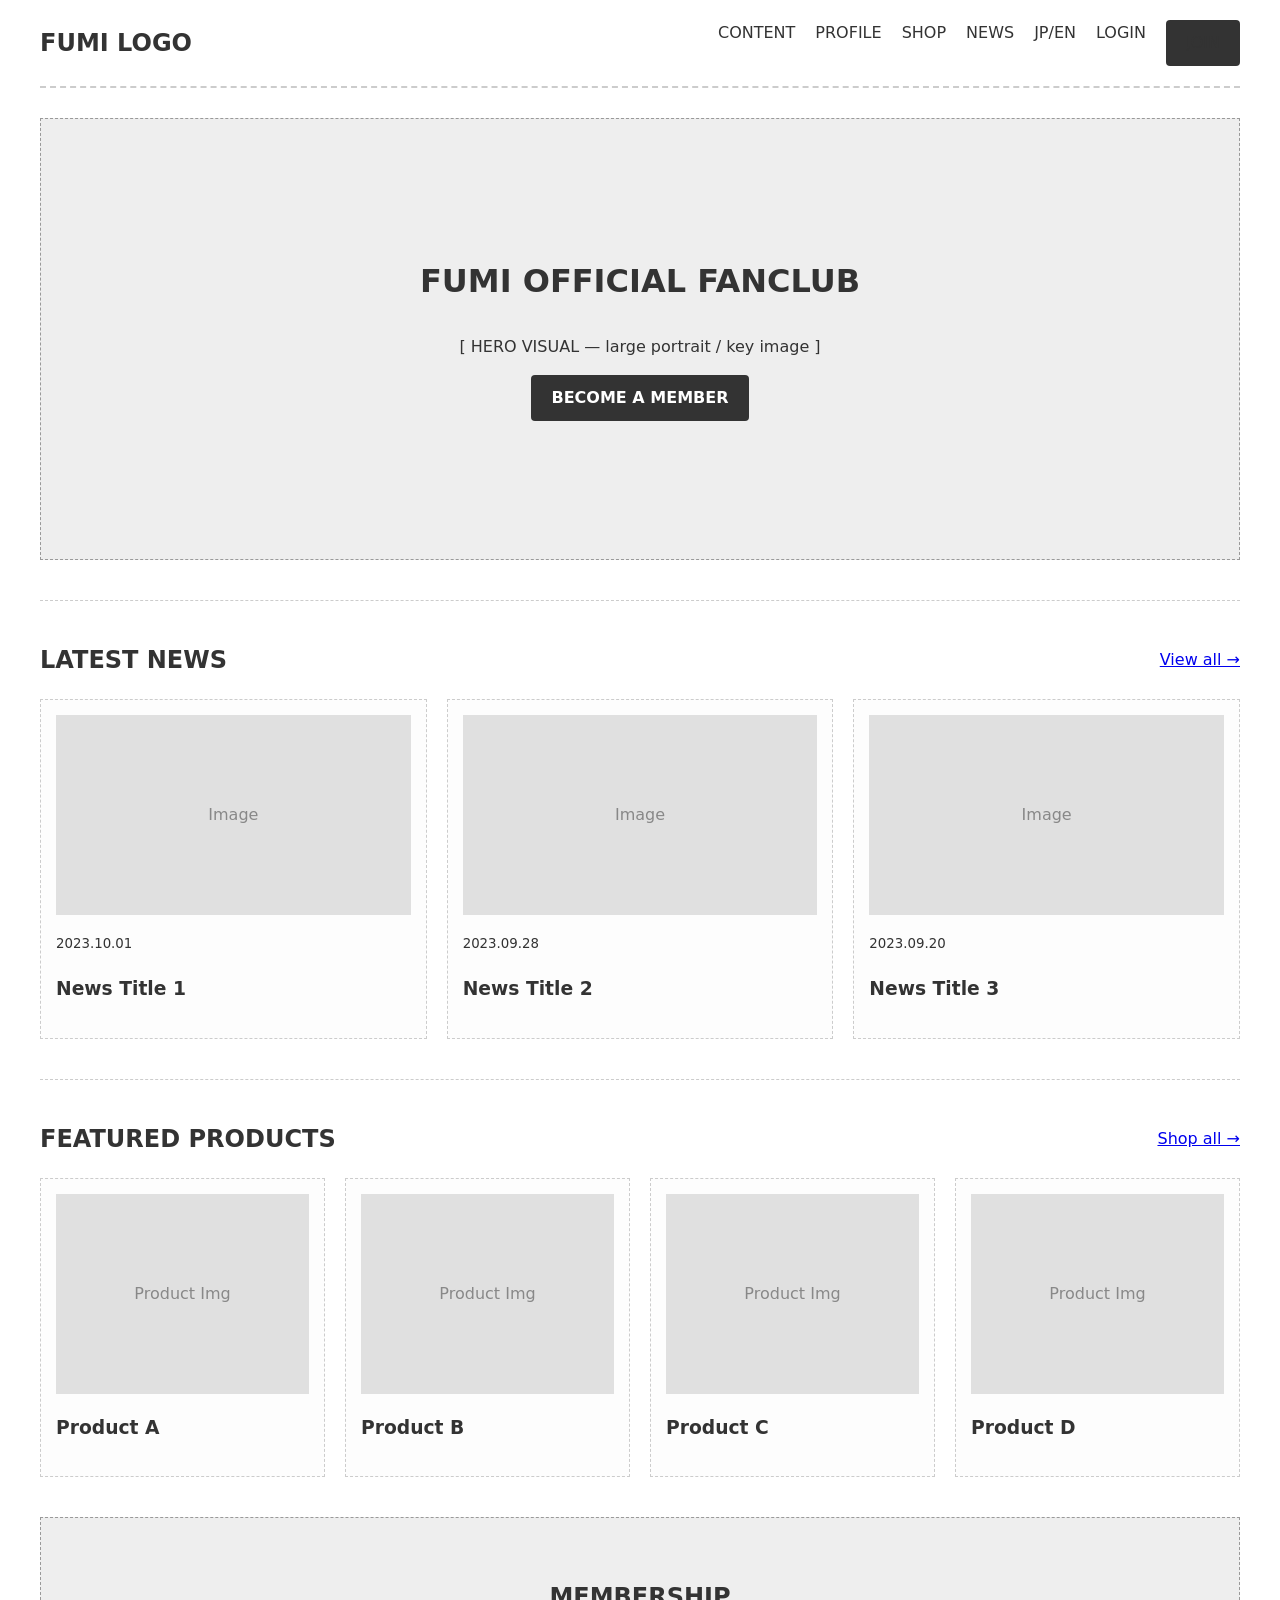
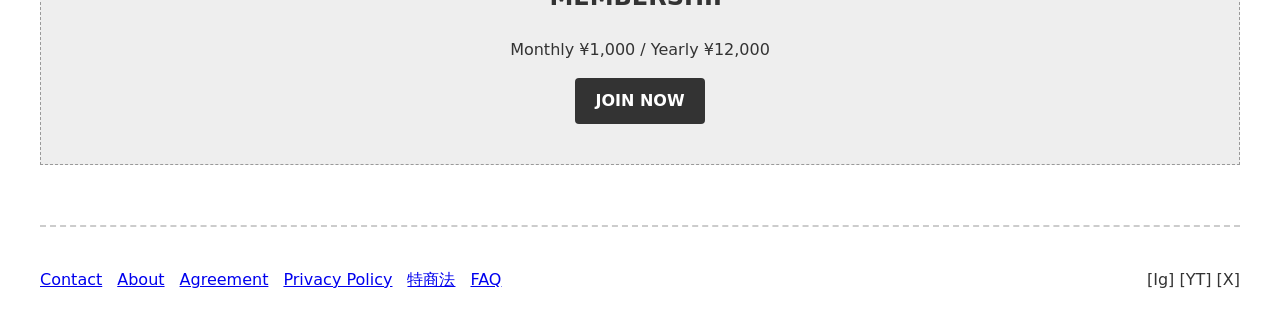
<file: index.html>
<!DOCTYPE html>
<html lang="en">

<head>
    <meta charset="UTF-8">
    <title>FUMI OFFICIAL FANCLUB - Home</title>
    <link rel="stylesheet" href="assets/wireframe.css">
</head>

<body>
    <div class="wf-container">
        <!-- GLOBAL HEADER -->
        <header class="wf-header">
            <div class="wf-logo">FUMI LOGO</div>
            <ul class="wf-nav">
                <li><a href="index.html">CONTENT</a></li>
                <li><a href="profile.html">PROFILE</a></li>
                <li><a href="shop.html">SHOP</a></li>
                <li><a href="#">NEWS</a></li>
                <li><a href="#">JP/EN</a></li>
                <li><a href="#">LOGIN</a></li>
                <li><a href="#" class="wf-btn">JOIN</a></li>
            </ul>
        </header>

        <!-- HERO -->
        <div class="wf-block wf-hero">
            <h1>FUMI OFFICIAL FANCLUB</h1>
            <p>[ HERO VISUAL — large portrait / key image ]</p>
            <a href="#" class="wf-btn">BECOME A MEMBER</a>
        </div>

        <!-- NEWS -->
        <div class="wf-section-title">
            <h2>LATEST NEWS</h2>
            <a href="#">View all →</a>
        </div>
        <div class="wf-grid">
            <div class="wf-card">
                <div class="wf-img-placeholder">Image</div>
                <small>2023.10.01</small>
                <h3>News Title 1</h3>
            </div>
            <div class="wf-card">
                <div class="wf-img-placeholder">Image</div>
                <small>2023.09.28</small>
                <h3>News Title 2</h3>
            </div>
            <div class="wf-card">
                <div class="wf-img-placeholder">Image</div>
                <small>2023.09.20</small>
                <h3>News Title 3</h3>
            </div>
        </div>

        <!-- FEATURED PRODUCTS -->
        <div class="wf-section-title">
            <h2>FEATURED PRODUCTS</h2>
            <a href="shop.html">Shop all →</a>
        </div>
        <div class="wf-grid">
            <div class="wf-card">
                <div class="wf-img-placeholder">Product Img</div>
                <h3>Product A</h3>
            </div>
            <div class="wf-card">
                <div class="wf-img-placeholder">Product Img</div>
                <h3>Product B</h3>
            </div>
            <div class="wf-card">
                <div class="wf-img-placeholder">Product Img</div>
                <h3>Product C</h3>
            </div>
            <div class="wf-card">
                <div class="wf-img-placeholder">Product Img</div>
                <h3>Product D</h3>
            </div>
        </div>

        <!-- MEMBERSHIP -->
        <div class="wf-block" style="margin-top:40px; padding: 40px 20px;">
            <h2>MEMBERSHIP</h2>
            <p>Monthly ¥1,000 / Yearly ¥12,000</p>
            <a href="#" class="wf-btn">JOIN NOW</a>
        </div>

        <!-- GLOBAL FOOTER -->
        <footer class="wf-footer">
            <div class="wf-footer-links">
                <a href="#">Contact</a>
                <a href="#">About</a>
                <a href="#">Agreement</a>
                <a href="#">Privacy Policy</a>
                <a href="#">特商法</a>
                <a href="#">FAQ</a>
            </div>
            <div class="wf-social">
                [Ig] [YT] [X]
            </div>
        </footer>
    </div>
</body>

</html>
</file>
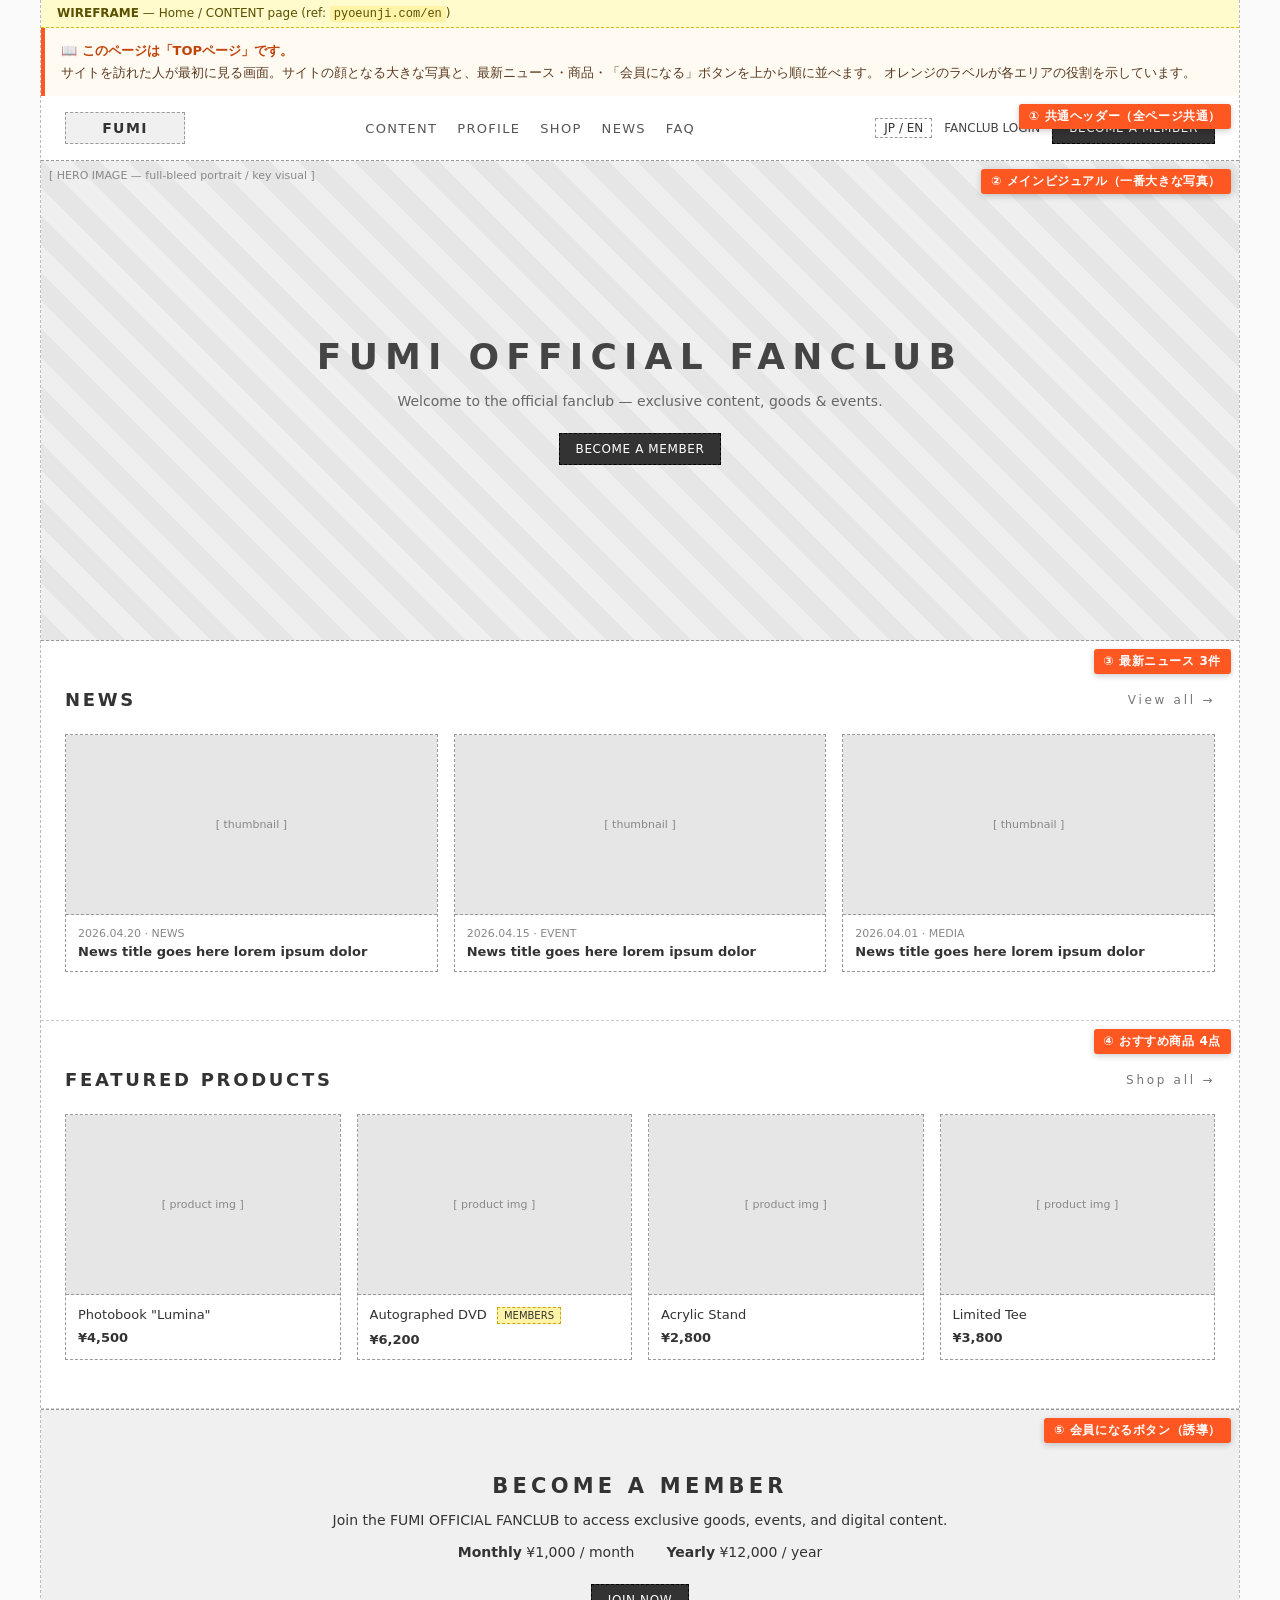
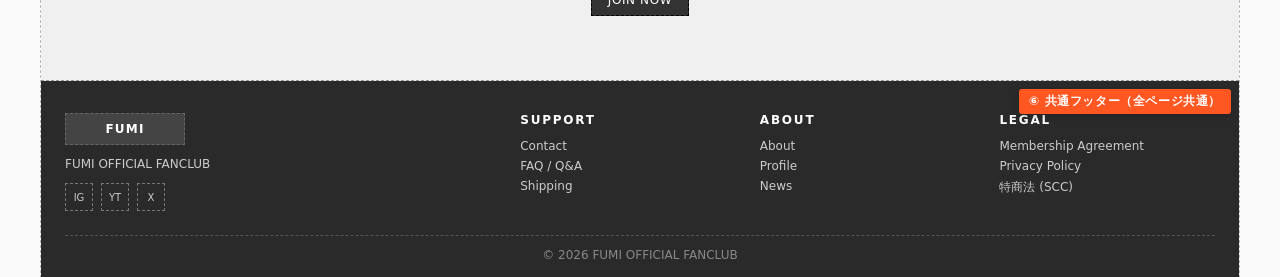
<file: wireframes/index.html>
<!DOCTYPE html>
<html lang="ja">
<head>
<meta charset="UTF-8" />
<meta name="viewport" content="width=device-width, initial-scale=1" />
<title>Wireframe — Home (CONTENT) | FUMI OFFICIAL FANCLUB</title>
<link rel="stylesheet" href="assets/wireframe.css" />
</head>
<body>
<div class="wf-page">

  <div class="wf-banner">
    <strong>WIREFRAME</strong> — Home / CONTENT page (ref: <code>pyoeunji.com/en</code>)
  </div>

  <div class="wf-explainer">
    <strong>📖 このページは「TOPページ」です。</strong><br>
    サイトを訪れた人が最初に見る画面。サイトの顔となる大きな写真と、最新ニュース・商品・「会員になる」ボタンを上から順に並べます。
    オレンジのラベルが各エリアの役割を示しています。
  </div>

  <!-- HEADER -->
  <header class="wf-header wf-annot" data-annot="① 共通ヘッダー（全ページ共通）">
    <div class="wf-logo">FUMI</div>
    <nav class="wf-nav">
      <a href="index.html">CONTENT</a>
      <a href="profile.html">PROFILE</a>
      <a href="shop.html">SHOP</a>
      <a href="#">NEWS</a>
      <a href="#">FAQ</a>
    </nav>
    <div class="wf-actions">
      <span class="wf-lang">JP / EN</span>
      <a href="#">FANCLUB LOGIN</a>
      <a href="#" class="wf-btn primary">BECOME A MEMBER</a>
    </div>
  </header>

  <!-- HERO -->
  <section class="wf-hero wf-annot" data-annot="② メインビジュアル（一番大きな写真）">
    <span class="wf-img-label">[ HERO IMAGE — full-bleed portrait / key visual ]</span>
    <div class="wf-hero-text">
      <h1>FUMI OFFICIAL FANCLUB</h1>
      <p>Welcome to the official fanclub — exclusive content, goods &amp; events.</p>
      <a href="#" class="wf-btn primary">BECOME A MEMBER</a>
    </div>
  </section>

  <!-- LATEST NEWS -->
  <section class="wf-section wf-annot" data-annot="③ 最新ニュース 3件">
    <h2>NEWS <a href="#">View all →</a></h2>
    <div class="wf-grid cols-3">
      <article class="wf-card">
        <div class="wf-img">[ thumbnail ]</div>
        <div class="wf-card-body">
          <div class="wf-meta">2026.04.20 · NEWS</div>
          <strong>News title goes here lorem ipsum dolor</strong>
        </div>
      </article>
      <article class="wf-card">
        <div class="wf-img">[ thumbnail ]</div>
        <div class="wf-card-body">
          <div class="wf-meta">2026.04.15 · EVENT</div>
          <strong>News title goes here lorem ipsum dolor</strong>
        </div>
      </article>
      <article class="wf-card">
        <div class="wf-img">[ thumbnail ]</div>
        <div class="wf-card-body">
          <div class="wf-meta">2026.04.01 · MEDIA</div>
          <strong>News title goes here lorem ipsum dolor</strong>
        </div>
      </article>
    </div>
  </section>

  <!-- FEATURED PRODUCTS -->
  <section class="wf-section wf-annot" data-annot="④ おすすめ商品 4点">
    <h2>FEATURED PRODUCTS <a href="shop.html">Shop all →</a></h2>
    <div class="wf-grid cols-4">
      <article class="wf-card">
        <a href="product.html"><div class="wf-img">[ product img ]</div></a>
        <div class="wf-card-body">
          Photobook "Lumina"
          <div class="wf-price">¥4,500</div>
        </div>
      </article>
      <article class="wf-card">
        <a href="product.html"><div class="wf-img">[ product img ]</div></a>
        <div class="wf-card-body">
          Autographed DVD <span class="wf-badge">MEMBERS</span>
          <div class="wf-price">¥6,200</div>
        </div>
      </article>
      <article class="wf-card">
        <a href="product.html"><div class="wf-img">[ product img ]</div></a>
        <div class="wf-card-body">
          Acrylic Stand
          <div class="wf-price">¥2,800</div>
        </div>
      </article>
      <article class="wf-card">
        <a href="product.html"><div class="wf-img">[ product img ]</div></a>
        <div class="wf-card-body">
          Limited Tee
          <div class="wf-price">¥3,800</div>
        </div>
      </article>
    </div>
  </section>

  <!-- MEMBERSHIP BANNER -->
  <section class="wf-membership wf-annot" data-annot="⑤ 会員になるボタン（誘導）">
    <h2>BECOME A MEMBER</h2>
    <p>Join the FUMI OFFICIAL FANCLUB to access exclusive goods, events, and digital content.</p>
    <div class="wf-price-row">
      <span><strong>Monthly</strong> ¥1,000 / month</span>
      <span><strong>Yearly</strong> ¥12,000 / year</span>
    </div>
    <a href="#" class="wf-btn primary">JOIN NOW</a>
  </section>

  <!-- FOOTER -->
  <footer class="wf-footer wf-annot" data-annot="⑥ 共通フッター（全ページ共通）">
    <div class="wf-foot-cols">
      <div>
        <div class="wf-logo" style="background:#444; color:#fff; border-color:#666;">FUMI</div>
        <p>FUMI OFFICIAL FANCLUB</p>
        <div class="wf-sns">
          <span>IG</span><span>YT</span><span>X</span>
        </div>
      </div>
      <div>
        <h4>SUPPORT</h4>
        <ul>
          <li><a href="#">Contact</a></li>
          <li><a href="#">FAQ / Q&amp;A</a></li>
          <li><a href="#">Shipping</a></li>
        </ul>
      </div>
      <div>
        <h4>ABOUT</h4>
        <ul>
          <li><a href="#">About</a></li>
          <li><a href="profile.html">Profile</a></li>
          <li><a href="#">News</a></li>
        </ul>
      </div>
      <div>
        <h4>LEGAL</h4>
        <ul>
          <li><a href="#">Membership Agreement</a></li>
          <li><a href="#">Privacy Policy</a></li>
          <li><a href="#">特商法 (SCC)</a></li>
        </ul>
      </div>
    </div>
    <div class="wf-copyright">© 2026 FUMI OFFICIAL FANCLUB</div>
  </footer>

</div>
</body>
</html>
</file>
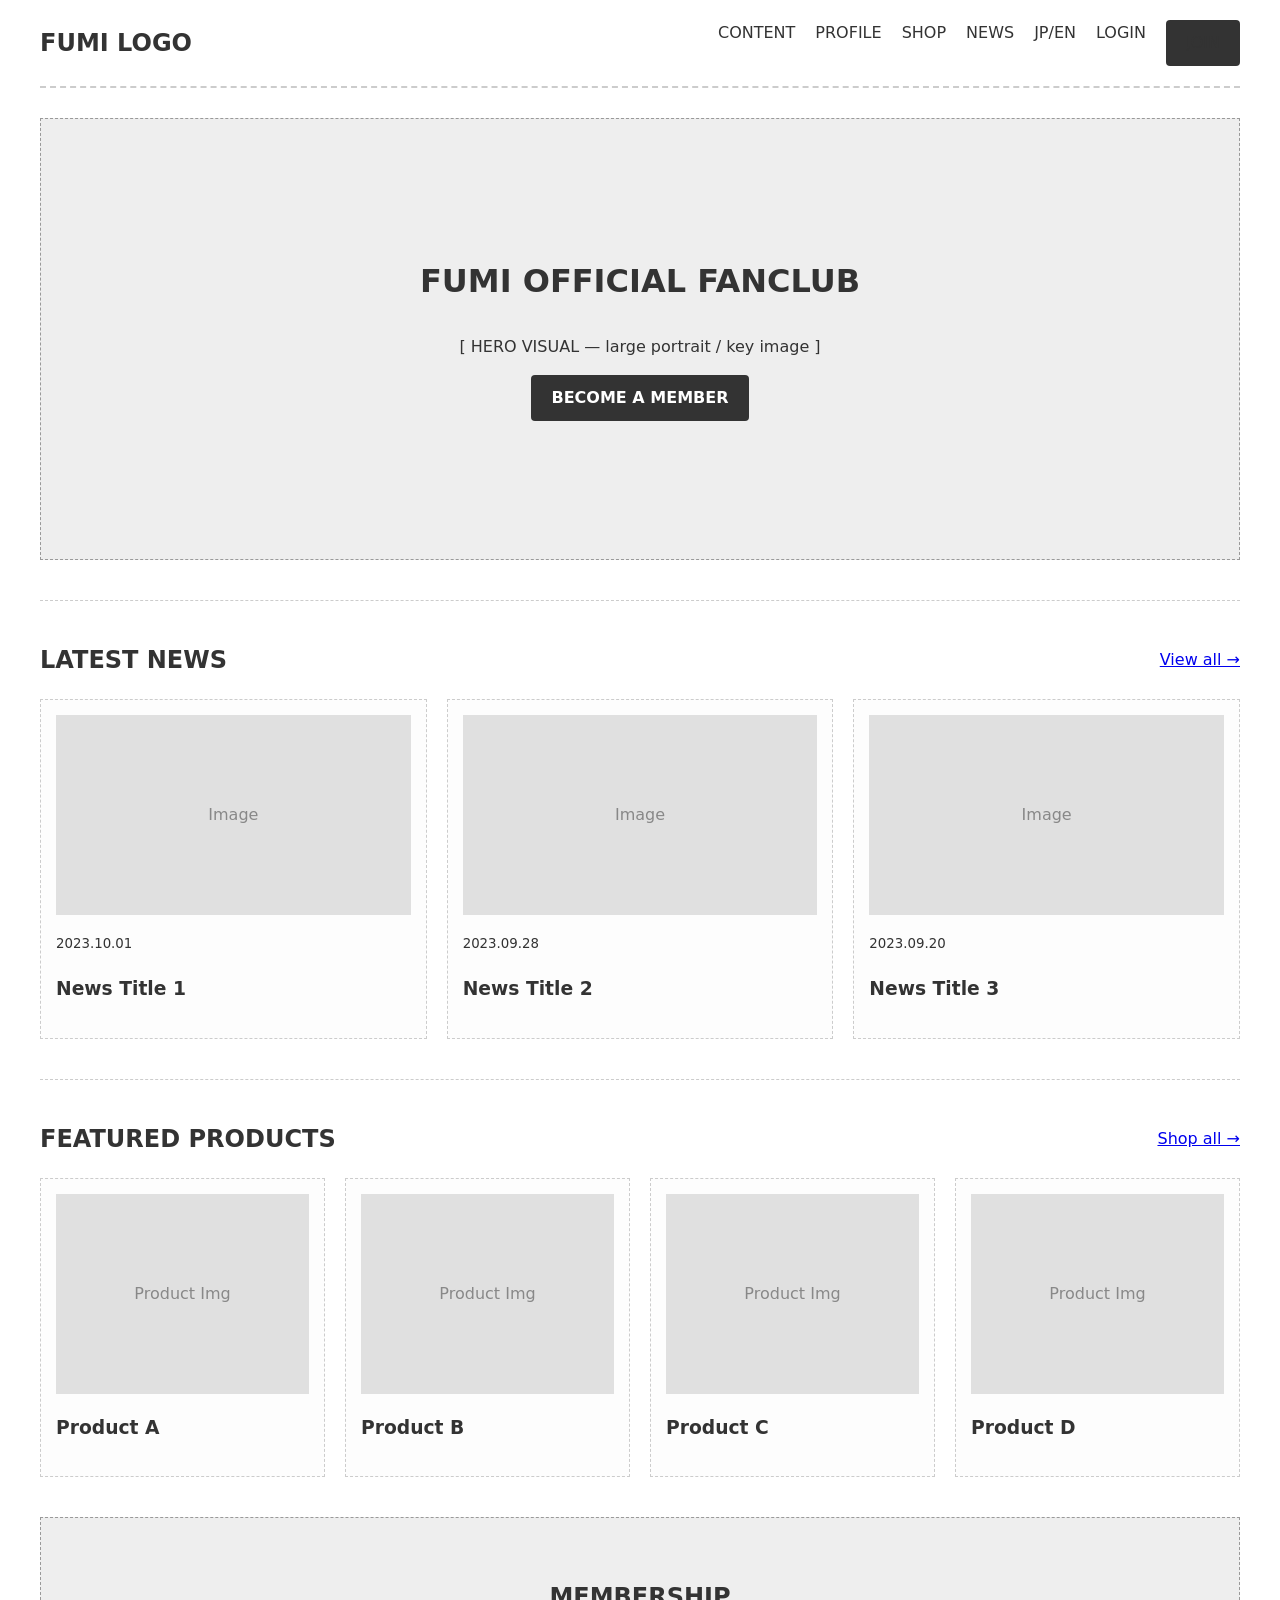
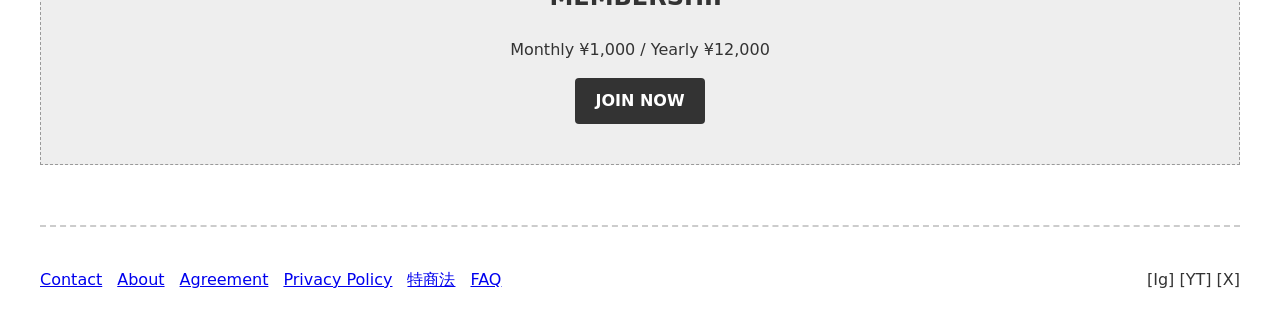
<file: fumi-site/wireframes/index.html>
<!DOCTYPE html>
<html lang="en">

<head>
    <meta charset="UTF-8">
    <title>FUMI OFFICIAL FANCLUB - Home</title>
    <link rel="stylesheet" href="assets/wireframe.css">
</head>

<body>
    <div class="wf-container">
        <!-- GLOBAL HEADER -->
        <header class="wf-header">
            <div class="wf-logo">FUMI LOGO</div>
            <ul class="wf-nav">
                <li><a href="index.html">CONTENT</a></li>
                <li><a href="profile.html">PROFILE</a></li>
                <li><a href="shop.html">SHOP</a></li>
                <li><a href="#">NEWS</a></li>
                <li><a href="#">JP/EN</a></li>
                <li><a href="#">LOGIN</a></li>
                <li><a href="#" class="wf-btn">JOIN</a></li>
            </ul>
        </header>

        <!-- HERO -->
        <div class="wf-block wf-hero">
            <h1>FUMI OFFICIAL FANCLUB</h1>
            <p>[ HERO VISUAL — large portrait / key image ]</p>
            <a href="#" class="wf-btn">BECOME A MEMBER</a>
        </div>

        <!-- NEWS -->
        <div class="wf-section-title">
            <h2>LATEST NEWS</h2>
            <a href="#">View all →</a>
        </div>
        <div class="wf-grid">
            <div class="wf-card">
                <div class="wf-img-placeholder">Image</div>
                <small>2023.10.01</small>
                <h3>News Title 1</h3>
            </div>
            <div class="wf-card">
                <div class="wf-img-placeholder">Image</div>
                <small>2023.09.28</small>
                <h3>News Title 2</h3>
            </div>
            <div class="wf-card">
                <div class="wf-img-placeholder">Image</div>
                <small>2023.09.20</small>
                <h3>News Title 3</h3>
            </div>
        </div>

        <!-- FEATURED PRODUCTS -->
        <div class="wf-section-title">
            <h2>FEATURED PRODUCTS</h2>
            <a href="shop.html">Shop all →</a>
        </div>
        <div class="wf-grid">
            <div class="wf-card">
                <div class="wf-img-placeholder">Product Img</div>
                <h3>Product A</h3>
            </div>
            <div class="wf-card">
                <div class="wf-img-placeholder">Product Img</div>
                <h3>Product B</h3>
            </div>
            <div class="wf-card">
                <div class="wf-img-placeholder">Product Img</div>
                <h3>Product C</h3>
            </div>
            <div class="wf-card">
                <div class="wf-img-placeholder">Product Img</div>
                <h3>Product D</h3>
            </div>
        </div>

        <!-- MEMBERSHIP -->
        <div class="wf-block" style="margin-top:40px; padding: 40px 20px;">
            <h2>MEMBERSHIP</h2>
            <p>Monthly ¥1,000 / Yearly ¥12,000</p>
            <a href="#" class="wf-btn">JOIN NOW</a>
        </div>

        <!-- GLOBAL FOOTER -->
        <footer class="wf-footer">
            <div class="wf-footer-links">
                <a href="#">Contact</a>
                <a href="#">About</a>
                <a href="#">Agreement</a>
                <a href="#">Privacy Policy</a>
                <a href="#">特商法</a>
                <a href="#">FAQ</a>
            </div>
            <div class="wf-social">
                [Ig] [YT] [X]
            </div>
        </footer>
    </div>
</body>

</html>
</file>
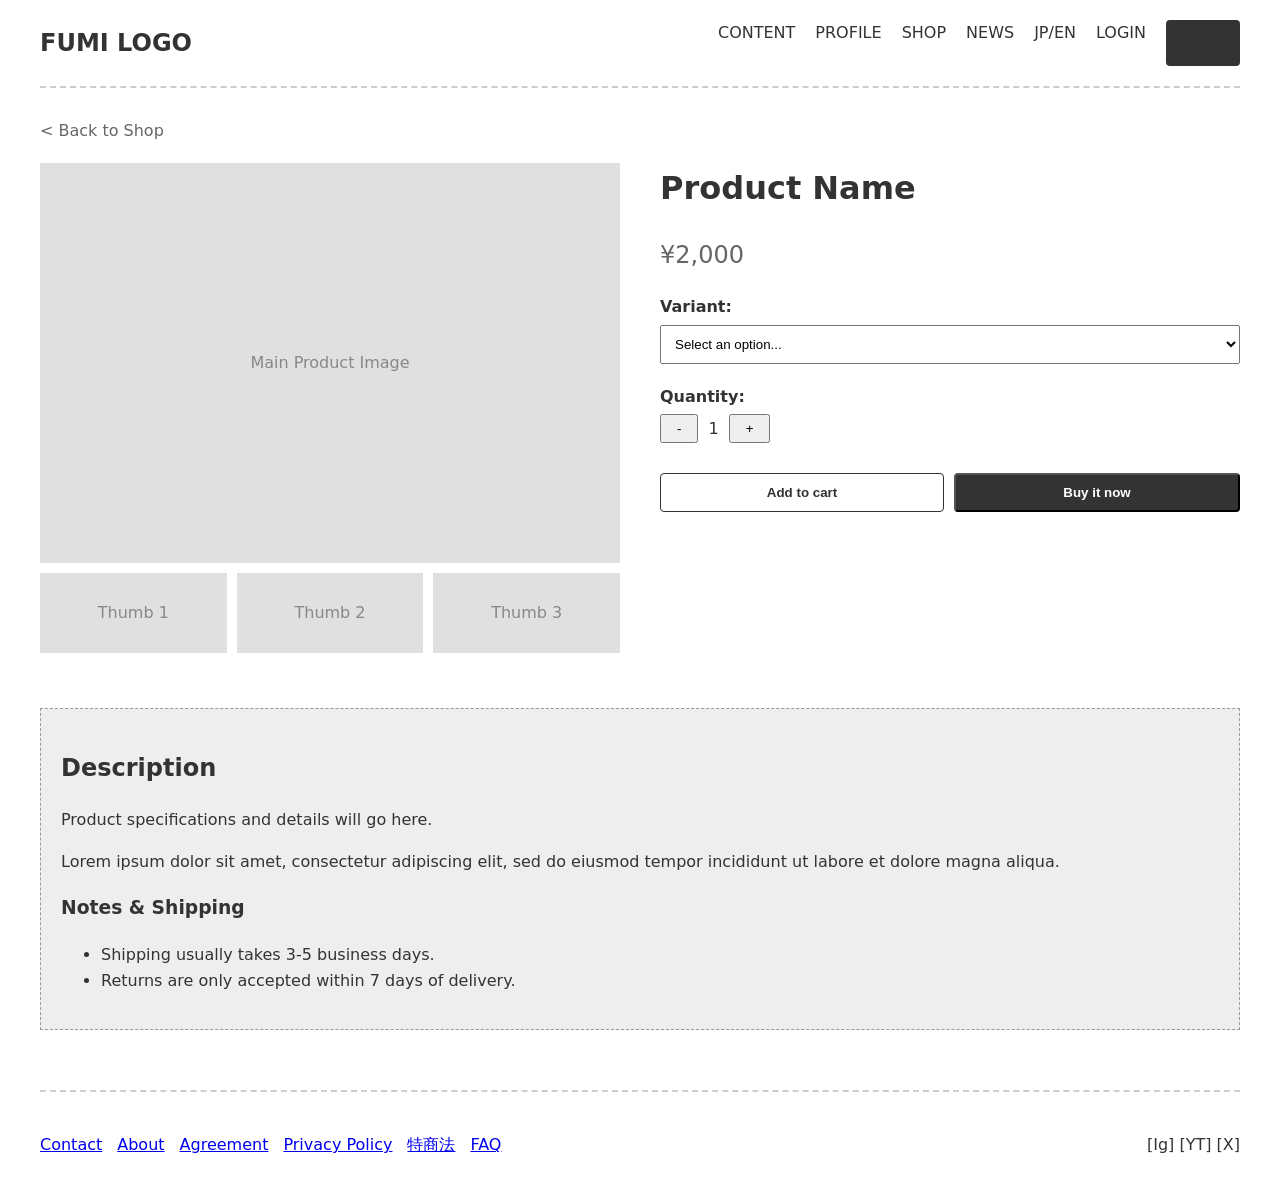
<file: product.html>
<!DOCTYPE html>
<html lang="en">

<head>
    <meta charset="UTF-8">
    <title>FUMI OFFICIAL FANCLUB - Product Detail</title>
    <link rel="stylesheet" href="assets/wireframe.css">
</head>

<body>
    <div class="wf-container">
        <!-- GLOBAL HEADER -->
        <header class="wf-header">
            <div class="wf-logo">FUMI LOGO</div>
            <ul class="wf-nav">
                <li><a href="index.html">CONTENT</a></li>
                <li><a href="profile.html">PROFILE</a></li>
                <li><a href="shop.html">SHOP</a></li>
                <li><a href="#">NEWS</a></li>
                <li><a href="#">JP/EN</a></li>
                <li><a href="#">LOGIN</a></li>
                <li><a href="#" class="wf-btn">JOIN</a></li>
            </ul>
        </header>

        <div style="margin-bottom: 20px;">
            <a href="shop.html" style="text-decoration: none; color: #666;">&lt; Back to Shop</a>
        </div>

        <!-- PRODUCT DETAIL MAIN -->
        <div style="display: flex; gap: 40px; margin-bottom: 40px;">
            <!-- Left: Images -->
            <div style="flex: 1;">
                <div class="wf-img-placeholder" style="height: 400px; margin-bottom: 10px;">
                    Main Product Image
                </div>
                <div style="display: flex; gap: 10px;">
                    <div class="wf-img-placeholder" style="height: 80px; flex: 1;">Thumb 1</div>
                    <div class="wf-img-placeholder" style="height: 80px; flex: 1;">Thumb 2</div>
                    <div class="wf-img-placeholder" style="height: 80px; flex: 1;">Thumb 3</div>
                </div>
            </div>

            <!-- Right: Info & Actions -->
            <div style="flex: 1;">
                <h1 style="margin-top: 0;">Product Name</h1>
                <h2 style="color: #666; font-weight: normal;">¥2,000</h2>

                <div style="margin: 20px 0;">
                    <p style="margin-bottom: 5px;"><strong>Variant:</strong></p>
                    <select style="width: 100%; padding: 10px;">
                        <option>Select an option...</option>
                        <option>Type A</option>
                        <option>Type B</option>
                    </select>
                </div>

                <div style="margin: 20px 0;">
                    <p style="margin-bottom: 5px;"><strong>Quantity:</strong></p>
                    <div style="display: flex; align-items: center; gap: 10px;">
                        <button style="padding: 5px 15px;">-</button>
                        <span>1</span>
                        <button style="padding: 5px 15px;">+</button>
                    </div>
                </div>

                <div style="display: flex; gap: 10px; margin-top: 30px;">
                    <button class="wf-btn" style="flex: 1; background: #fff; color: #333; border: 1px solid #333;">Add
                        to cart</button>
                    <button class="wf-btn" style="flex: 1;">Buy it now</button>
                </div>
            </div>
        </div>

        <!-- PRODUCT DESCRIPTION -->
        <div class="wf-block" style="text-align: left;">
            <h2>Description</h2>
            <p>Product specifications and details will go here.</p>
            <p>Lorem ipsum dolor sit amet, consectetur adipiscing elit, sed do eiusmod tempor incididunt ut labore et
                dolore magna aliqua.</p>

            <h3>Notes & Shipping</h3>
            <ul>
                <li>Shipping usually takes 3-5 business days.</li>
                <li>Returns are only accepted within 7 days of delivery.</li>
            </ul>
        </div>

        <!-- GLOBAL FOOTER -->
        <footer class="wf-footer">
            <div class="wf-footer-links">
                <a href="#">Contact</a>
                <a href="#">About</a>
                <a href="#">Agreement</a>
                <a href="#">Privacy Policy</a>
                <a href="#">特商法</a>
                <a href="#">FAQ</a>
            </div>
            <div class="wf-social">
                [Ig] [YT] [X]
            </div>
        </footer>
    </div>
</body>

</html>
</file>
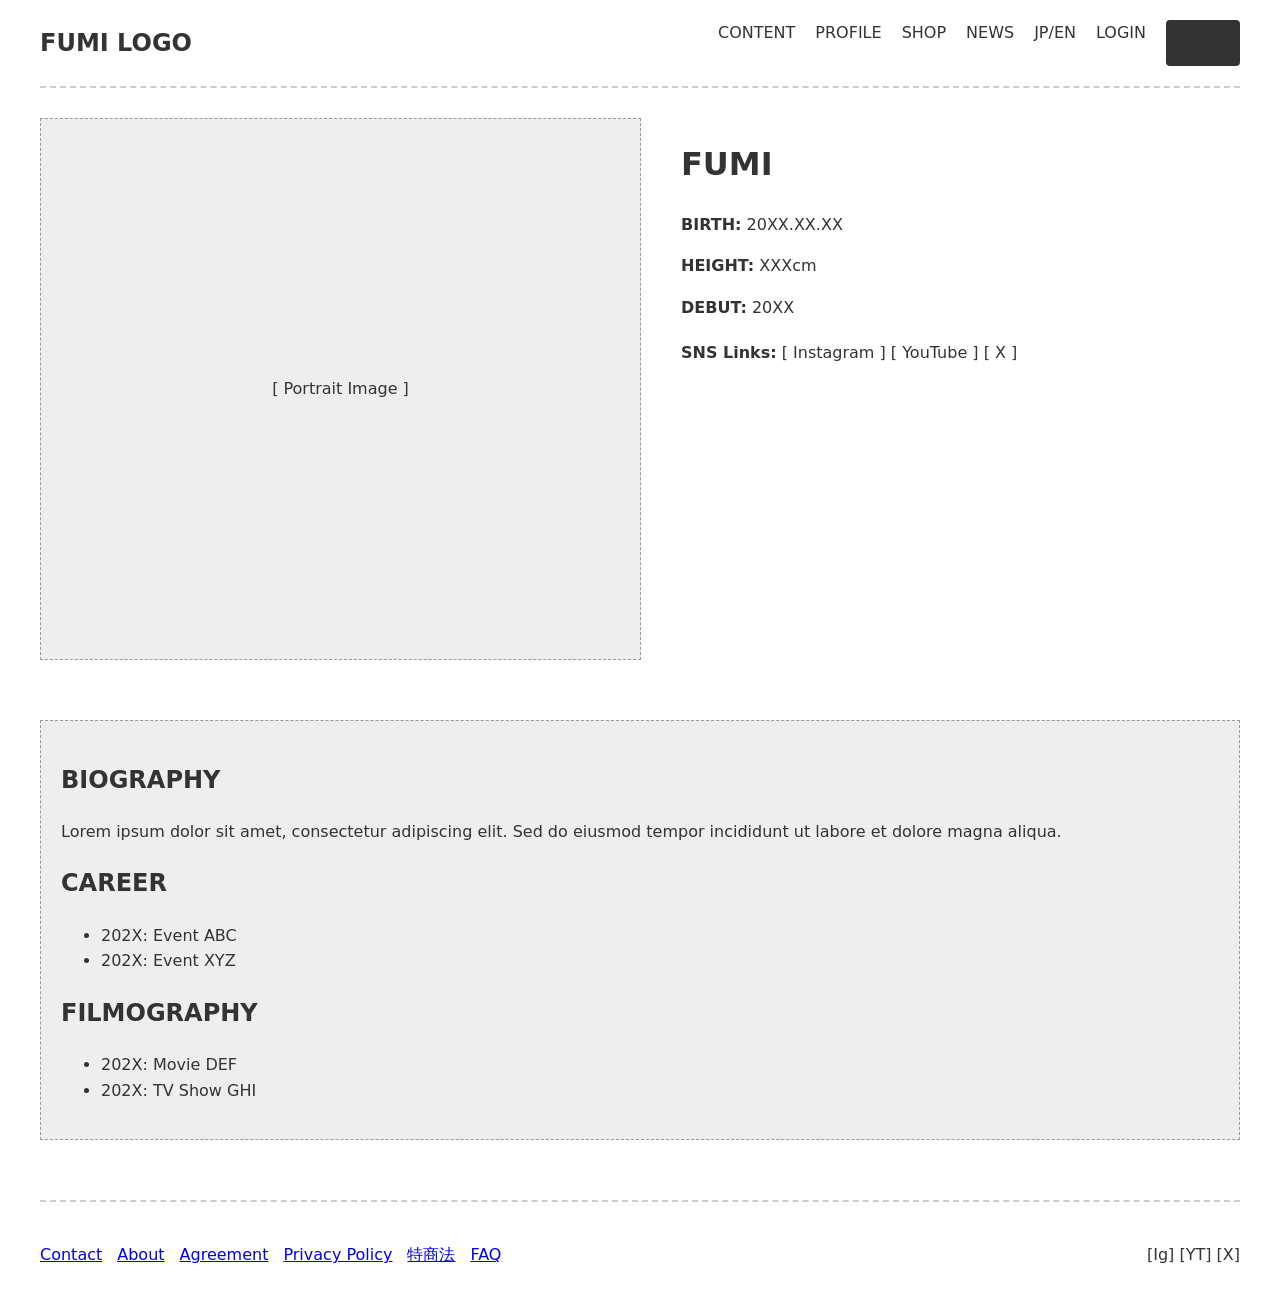
<file: profile.html>
<!DOCTYPE html>
<html lang="en">

<head>
    <meta charset="UTF-8">
    <title>FUMI OFFICIAL FANCLUB - Profile</title>
    <link rel="stylesheet" href="assets/wireframe.css">
</head>

<body>
    <div class="wf-container">
        <!-- GLOBAL HEADER -->
        <header class="wf-header">
            <div class="wf-logo">FUMI LOGO</div>
            <ul class="wf-nav">
                <li><a href="index.html">CONTENT</a></li>
                <li><a href="profile.html">PROFILE</a></li>
                <li><a href="shop.html">SHOP</a></li>
                <li><a href="#">NEWS</a></li>
                <li><a href="#">JP/EN</a></li>
                <li><a href="#">LOGIN</a></li>
                <li><a href="#" class="wf-btn">JOIN</a></li>
            </ul>
        </header>

        <!-- PROFILE CONTENT -->
        <div style="display: flex; gap: 40px; margin-bottom: 40px;">
            <div class="wf-block"
                style="flex: 1; height: 500px; display: flex; align-items: center; justify-content: center;">
                [ Portrait Image ]
            </div>
            <div style="flex: 1;">
                <h1>FUMI</h1>
                <p><strong>BIRTH:</strong> 20XX.XX.XX</p>
                <p><strong>HEIGHT:</strong> XXXcm</p>
                <p><strong>DEBUT:</strong> 20XX</p>
                <div style="margin-top: 20px;">
                    <strong>SNS Links:</strong> [ Instagram ] [ YouTube ] [ X ]
                </div>
            </div>
        </div>

        <div class="wf-block" style="text-align: left;">
            <h2>BIOGRAPHY</h2>
            <p>Lorem ipsum dolor sit amet, consectetur adipiscing elit. Sed do eiusmod tempor incididunt ut labore et
                dolore magna aliqua.</p>

            <h2>CAREER</h2>
            <ul>
                <li>202X: Event ABC</li>
                <li>202X: Event XYZ</li>
            </ul>

            <h2>FILMOGRAPHY</h2>
            <ul>
                <li>202X: Movie DEF</li>
                <li>202X: TV Show GHI</li>
            </ul>
        </div>

        <!-- GLOBAL FOOTER -->
        <footer class="wf-footer">
            <div class="wf-footer-links">
                <a href="#">Contact</a>
                <a href="#">About</a>
                <a href="#">Agreement</a>
                <a href="#">Privacy Policy</a>
                <a href="#">特商法</a>
                <a href="#">FAQ</a>
            </div>
            <div class="wf-social">
                [Ig] [YT] [X]
            </div>
        </footer>
    </div>
</body>

</html>
</file>
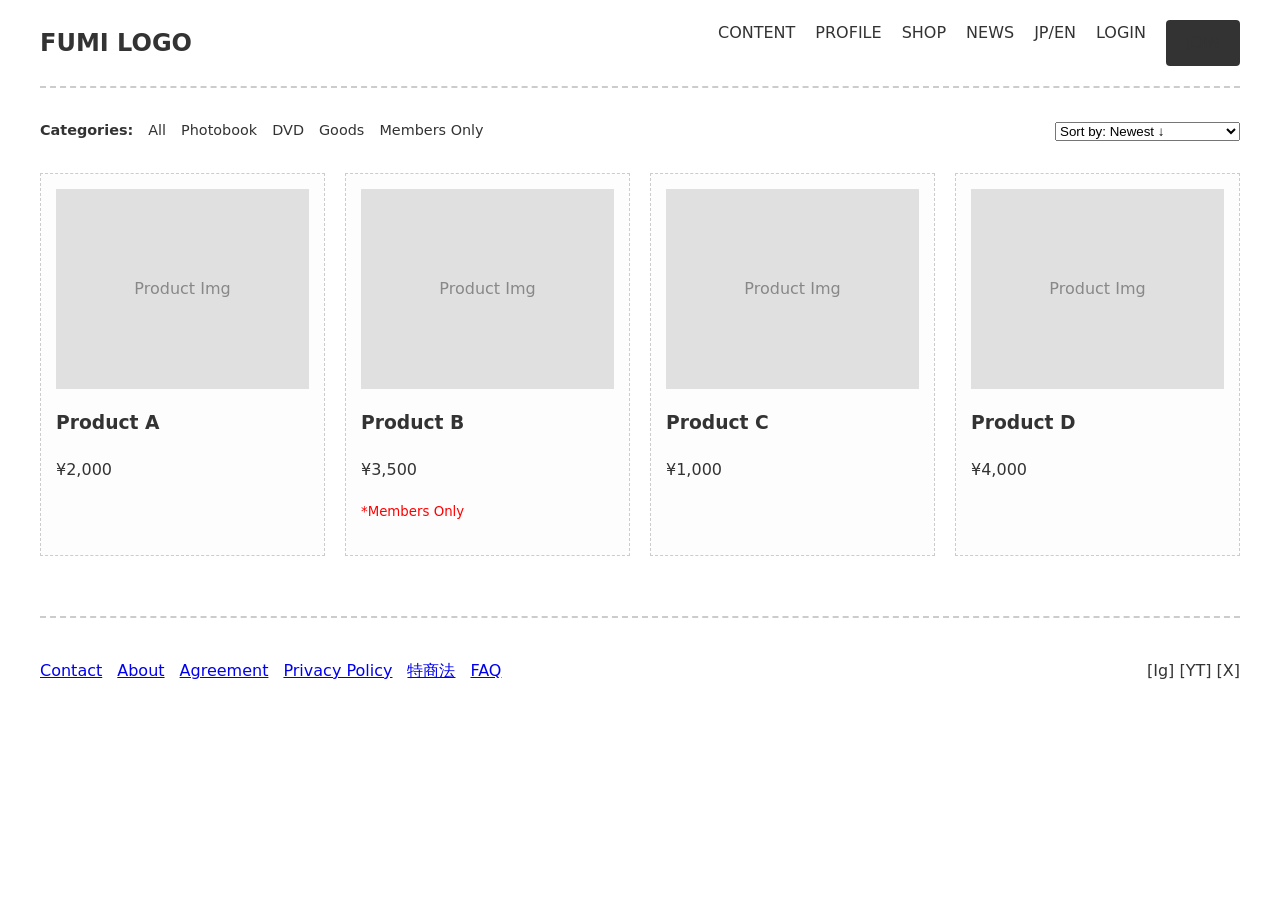
<file: shop.html>
<!DOCTYPE html>
<html lang="en">

<head>
    <meta charset="UTF-8">
    <title>FUMI OFFICIAL FANCLUB - Shop</title>
    <link rel="stylesheet" href="assets/wireframe.css">
</head>

<body>
    <div class="wf-container">
        <!-- GLOBAL HEADER -->
        <header class="wf-header">
            <div class="wf-logo">FUMI LOGO</div>
            <ul class="wf-nav">
                <li><a href="index.html">CONTENT</a></li>
                <li><a href="profile.html">PROFILE</a></li>
                <li><a href="shop.html">SHOP</a></li>
                <li><a href="#">NEWS</a></li>
                <li><a href="#">JP/EN</a></li>
                <li><a href="#">LOGIN</a></li>
                <li><a href="#" class="wf-btn">JOIN</a></li>
            </ul>
        </header>

        <!-- SHOP/COLLECTION HEADER -->
        <div class="wf-section-title" style="border-top: none; padding-top: 0; margin-top: 20px;">
            <ul class="wf-nav" style="gap: 15px; font-size: 0.9em;">
                <li><strong>Categories:</strong></li>
                <li><a href="#">All</a></li>
                <li><a href="#">Photobook</a></li>
                <li><a href="#">DVD</a></li>
                <li><a href="#">Goods</a></li>
                <li><a href="#">Members Only</a></li>
            </ul>
            <div>
                <select>
                    <option>Sort by: Newest ↓</option>
                    <option>Sort by: Price (Low to High)</option>
                    <option>Sort by: Price (High to Low)</option>
                </select>
            </div>
        </div>

        <!-- PRODUCTS GRID -->
        <div class="wf-grid" style="margin-top: 30px;">
            <div class="wf-card">
                <a href="product.html" style="text-decoration: none; color: inherit;">
                    <div class="wf-img-placeholder">Product Img</div>
                    <h3>Product A</h3>
                    <p>¥2,000</p>
                </a>
            </div>
            <div class="wf-card">
                <a href="product.html" style="text-decoration: none; color: inherit;">
                    <div class="wf-img-placeholder">Product Img</div>
                    <h3>Product B</h3>
                    <p>¥3,500</p>
                    <p><small style="color: red;">*Members Only</small></p>
                </a>
            </div>
            <div class="wf-card">
                <a href="product.html" style="text-decoration: none; color: inherit;">
                    <div class="wf-img-placeholder">Product Img</div>
                    <h3>Product C</h3>
                    <p>¥1,000</p>
                </a>
            </div>
            <div class="wf-card">
                <a href="product.html" style="text-decoration: none; color: inherit;">
                    <div class="wf-img-placeholder">Product Img</div>
                    <h3>Product D</h3>
                    <p>¥4,000</p>
                </a>
            </div>
        </div>

        <!-- GLOBAL FOOTER -->
        <footer class="wf-footer">
            <div class="wf-footer-links">
                <a href="#">Contact</a>
                <a href="#">About</a>
                <a href="#">Agreement</a>
                <a href="#">Privacy Policy</a>
                <a href="#">特商法</a>
                <a href="#">FAQ</a>
            </div>
            <div class="wf-social">
                [Ig] [YT] [X]
            </div>
        </footer>
    </div>
</body>

</html>
</file>
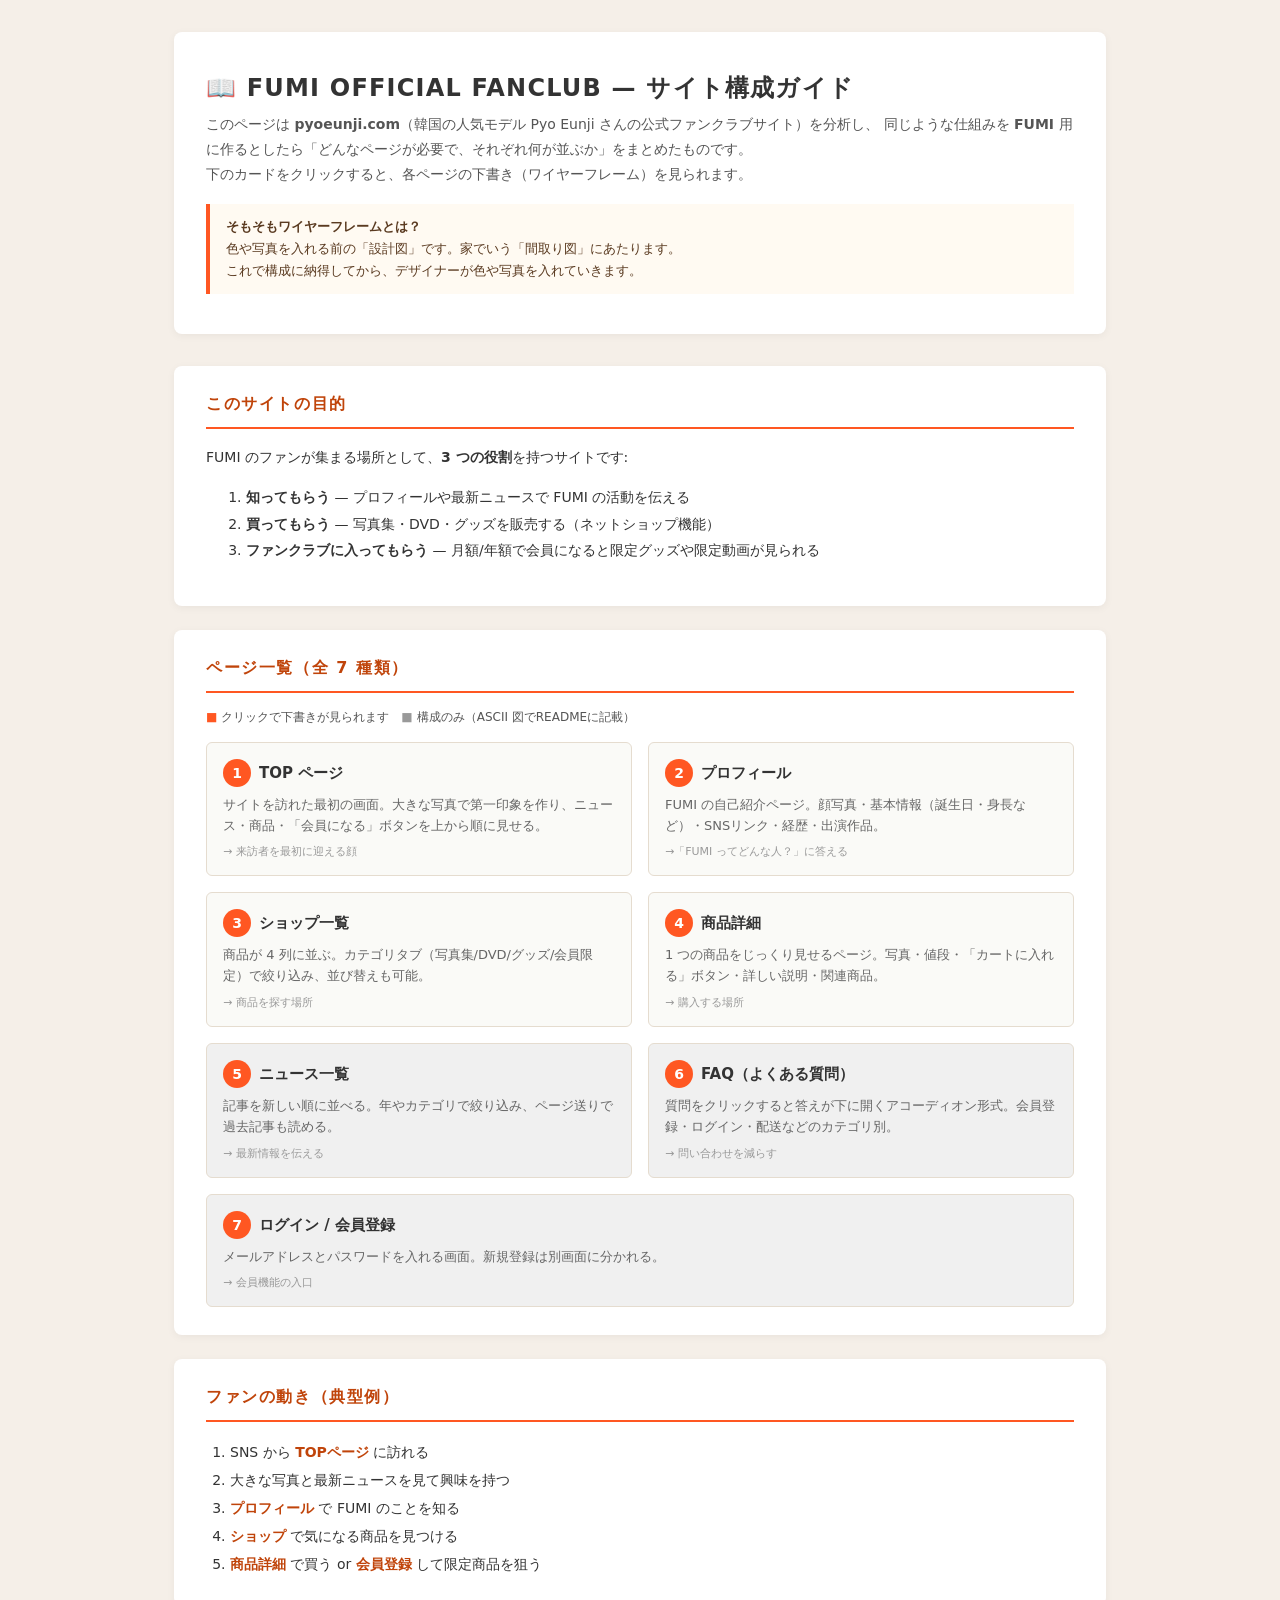
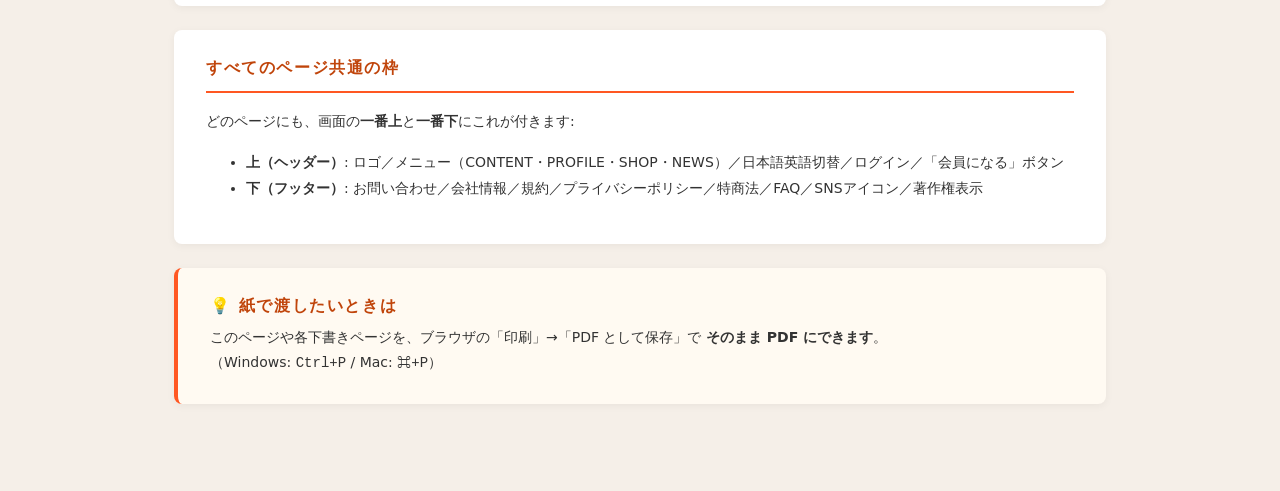
<file: wireframes/guide.html>
<!DOCTYPE html>
<html lang="ja">
<head>
<meta charset="UTF-8" />
<meta name="viewport" content="width=device-width, initial-scale=1" />
<title>ビジュアルガイド | FUMI OFFICIAL FANCLUB ワイヤーフレーム</title>
<link rel="stylesheet" href="assets/wireframe.css" />
<style>
  body { background: #f5efe8; }
  .guide-wrap {
    max-width: 980px;
    margin: 0 auto;
    padding: 32px 24px 64px;
  }
  .guide-hero {
    background: #fff;
    border-radius: 8px;
    padding: 40px 32px;
    margin-bottom: 32px;
    box-shadow: 0 2px 8px rgba(0,0,0,0.05);
  }
  .guide-hero h1 {
    margin: 0 0 8px;
    font-size: 24px;
    letter-spacing: 0.05em;
  }
  .guide-hero .lead {
    color: #555;
    line-height: 1.8;
    margin: 0 0 16px;
  }
  .guide-hero .meta {
    background: #fffaf2;
    border-left: 4px solid #ff5722;
    padding: 12px 16px;
    font-size: 13px;
    color: #5a3a20;
    line-height: 1.7;
  }
  .guide-section {
    background: #fff;
    border-radius: 8px;
    padding: 28px 32px;
    margin-bottom: 24px;
    box-shadow: 0 2px 8px rgba(0,0,0,0.05);
  }
  .guide-section h2 {
    font-size: 16px;
    margin: 0 0 16px;
    padding-bottom: 12px;
    border-bottom: 2px solid #ff5722;
    color: #c0440a;
    letter-spacing: 0.1em;
  }
  .guide-pages {
    display: grid;
    grid-template-columns: repeat(2, 1fr);
    gap: 16px;
  }
  .guide-card {
    border: 1px solid #e5dccf;
    border-radius: 6px;
    padding: 16px;
    background: #fafaf7;
    text-decoration: none;
    color: #333;
    transition: transform 0.15s, box-shadow 0.15s;
    display: block;
  }
  .guide-card:hover {
    transform: translateY(-2px);
    box-shadow: 0 4px 12px rgba(0,0,0,0.08);
    text-decoration: none;
  }
  .guide-card .num {
    display: inline-block;
    width: 28px;
    height: 28px;
    background: #ff5722;
    color: #fff;
    border-radius: 50%;
    text-align: center;
    line-height: 28px;
    font-weight: 700;
    font-size: 14px;
    margin-right: 8px;
  }
  .guide-card h3 {
    display: inline;
    font-size: 15px;
    margin: 0;
  }
  .guide-card p {
    margin: 8px 0 0;
    font-size: 13px;
    color: #666;
    line-height: 1.6;
  }
  .guide-card .role {
    margin-top: 8px;
    font-size: 11px;
    color: #999;
  }
  .guide-card.no-html {
    background: #f0f0f0;
    cursor: default;
  }
  .guide-flow {
    background: #fff;
    border-radius: 8px;
    padding: 28px 32px;
    margin-bottom: 24px;
    box-shadow: 0 2px 8px rgba(0,0,0,0.05);
  }
  .guide-flow ol {
    margin: 0;
    padding-left: 24px;
    line-height: 2;
  }
  .guide-flow li b { color: #c0440a; }
  .legend {
    display: flex;
    gap: 12px;
    flex-wrap: wrap;
    margin-top: 8px;
    font-size: 12px;
    color: #555;
  }
  .legend span::before {
    content: "■";
    margin-right: 4px;
  }
  .legend .l-have::before { color: #ff5722; }
  .legend .l-md::before { color: #999; }
</style>
</head>
<body>

<div class="guide-wrap">

  <div class="guide-hero">
    <h1>📖 FUMI OFFICIAL FANCLUB — サイト構成ガイド</h1>
    <p class="lead">
      このページは <b>pyoeunji.com</b>（韓国の人気モデル Pyo Eunji さんの公式ファンクラブサイト）を分析し、
      同じような仕組みを <b>FUMI</b> 用に作るとしたら「どんなページが必要で、それぞれ何が並ぶか」をまとめたものです。
      <br>
      下のカードをクリックすると、各ページの下書き（ワイヤーフレーム）を見られます。
    </p>
    <div class="meta">
      <b>そもそもワイヤーフレームとは？</b><br>
      色や写真を入れる前の「設計図」です。家でいう「間取り図」にあたります。<br>
      これで構成に納得してから、デザイナーが色や写真を入れていきます。
    </div>
  </div>

  <!-- サイトの目的 -->
  <div class="guide-section">
    <h2>このサイトの目的</h2>
    <p style="line-height: 1.8; margin: 0;">
      FUMI のファンが集まる場所として、<b>3 つの役割</b>を持つサイトです:
    </p>
    <ol style="line-height: 1.9;">
      <li><b>知ってもらう</b> — プロフィールや最新ニュースで FUMI の活動を伝える</li>
      <li><b>買ってもらう</b> — 写真集・DVD・グッズを販売する（ネットショップ機能）</li>
      <li><b>ファンクラブに入ってもらう</b> — 月額/年額で会員になると限定グッズや限定動画が見られる</li>
    </ol>
  </div>

  <!-- ページ一覧 -->
  <div class="guide-section">
    <h2>ページ一覧（全 7 種類）</h2>
    <div class="legend">
      <span class="l-have">クリックで下書きが見られます</span>
      <span class="l-md">構成のみ（ASCII 図でREADMEに記載）</span>
    </div>
    <div class="guide-pages" style="margin-top:16px;">

      <a class="guide-card" href="index.html">
        <span class="num">1</span><h3>TOP ページ</h3>
        <p>サイトを訪れた最初の画面。大きな写真で第一印象を作り、ニュース・商品・「会員になる」ボタンを上から順に見せる。</p>
        <div class="role">→ 来訪者を最初に迎える顔</div>
      </a>

      <a class="guide-card" href="profile.html">
        <span class="num">2</span><h3>プロフィール</h3>
        <p>FUMI の自己紹介ページ。顔写真・基本情報（誕生日・身長など）・SNSリンク・経歴・出演作品。</p>
        <div class="role">→「FUMI ってどんな人？」に答える</div>
      </a>

      <a class="guide-card" href="shop.html">
        <span class="num">3</span><h3>ショップ一覧</h3>
        <p>商品が 4 列に並ぶ。カテゴリタブ（写真集/DVD/グッズ/会員限定）で絞り込み、並び替えも可能。</p>
        <div class="role">→ 商品を探す場所</div>
      </a>

      <a class="guide-card" href="product.html">
        <span class="num">4</span><h3>商品詳細</h3>
        <p>1 つの商品をじっくり見せるページ。写真・値段・「カートに入れる」ボタン・詳しい説明・関連商品。</p>
        <div class="role">→ 購入する場所</div>
      </a>

      <div class="guide-card no-html">
        <span class="num">5</span><h3>ニュース一覧</h3>
        <p>記事を新しい順に並べる。年やカテゴリで絞り込み、ページ送りで過去記事も読める。</p>
        <div class="role">→ 最新情報を伝える</div>
      </div>

      <div class="guide-card no-html">
        <span class="num">6</span><h3>FAQ（よくある質問）</h3>
        <p>質問をクリックすると答えが下に開くアコーディオン形式。会員登録・ログイン・配送などのカテゴリ別。</p>
        <div class="role">→ 問い合わせを減らす</div>
      </div>

      <div class="guide-card no-html" style="grid-column: span 2;">
        <span class="num">7</span><h3>ログイン / 会員登録</h3>
        <p>メールアドレスとパスワードを入れる画面。新規登録は別画面に分かれる。</p>
        <div class="role">→ 会員機能の入口</div>
      </div>

    </div>
  </div>

  <!-- 利用者の動き -->
  <div class="guide-flow">
    <h2 style="font-size:16px; margin: 0 0 16px; padding-bottom: 12px; border-bottom: 2px solid #ff5722; color: #c0440a; letter-spacing: 0.1em;">
      ファンの動き（典型例）
    </h2>
    <ol>
      <li>SNS から <b>TOPページ</b> に訪れる</li>
      <li>大きな写真と最新ニュースを見て興味を持つ</li>
      <li><b>プロフィール</b> で FUMI のことを知る</li>
      <li><b>ショップ</b> で気になる商品を見つける</li>
      <li><b>商品詳細</b> で買う or <b>会員登録</b> して限定商品を狙う</li>
    </ol>
  </div>

  <!-- 共通の枠 -->
  <div class="guide-section">
    <h2>すべてのページ共通の枠</h2>
    <p style="line-height: 1.8; margin: 0 0 12px;">
      どのページにも、画面の<b>一番上</b>と<b>一番下</b>にこれが付きます:
    </p>
    <ul style="line-height: 1.9;">
      <li><b>上（ヘッダー）</b>: ロゴ／メニュー（CONTENT・PROFILE・SHOP・NEWS）／日本語英語切替／ログイン／「会員になる」ボタン</li>
      <li><b>下（フッター）</b>: お問い合わせ／会社情報／規約／プライバシーポリシー／特商法／FAQ／SNSアイコン／著作権表示</li>
    </ul>
  </div>

  <!-- 印刷案内 -->
  <div class="guide-section" style="background: #fffaf2; border-left: 4px solid #ff5722;">
    <h2 style="border: none; padding: 0; margin-bottom: 8px;">💡 紙で渡したいときは</h2>
    <p style="margin: 0; line-height: 1.8;">
      このページや各下書きページを、ブラウザの「印刷」→「PDF として保存」で <b>そのまま PDF にできます</b>。<br>
      （Windows: <code>Ctrl+P</code> / Mac: <code>⌘+P</code>）
    </p>
  </div>

</div>

</body>
</html>
</file>
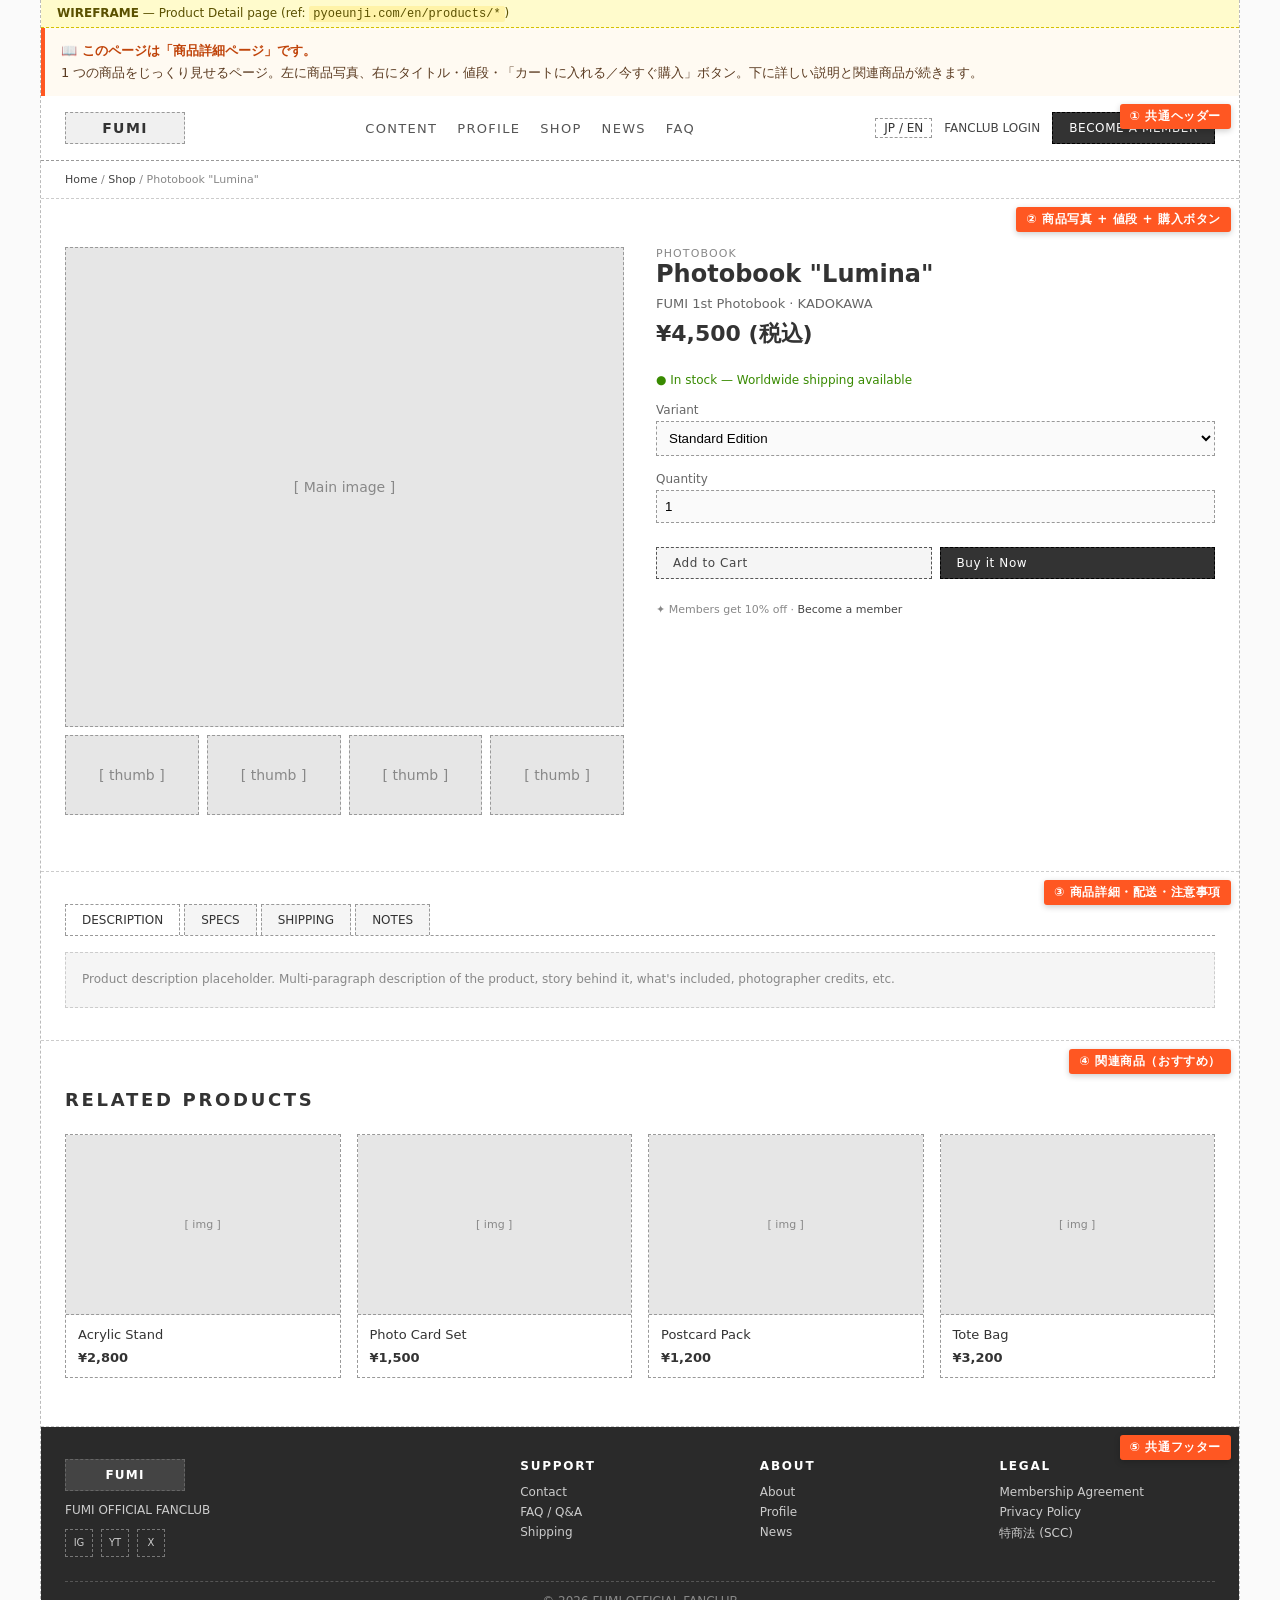
<file: wireframes/product.html>
<!DOCTYPE html>
<html lang="ja">
<head>
<meta charset="UTF-8" />
<meta name="viewport" content="width=device-width, initial-scale=1" />
<title>Wireframe — Product Detail | FUMI OFFICIAL FANCLUB</title>
<link rel="stylesheet" href="assets/wireframe.css" />
</head>
<body>
<div class="wf-page">

  <div class="wf-banner">
    <strong>WIREFRAME</strong> — Product Detail page (ref: <code>pyoeunji.com/en/products/*</code>)
  </div>

  <div class="wf-explainer">
    <strong>📖 このページは「商品詳細ページ」です。</strong><br>
    1 つの商品をじっくり見せるページ。左に商品写真、右にタイトル・値段・「カートに入れる／今すぐ購入」ボタン。下に詳しい説明と関連商品が続きます。
  </div>

  <!-- HEADER -->
  <header class="wf-header wf-annot" data-annot="① 共通ヘッダー">
    <div class="wf-logo">FUMI</div>
    <nav class="wf-nav">
      <a href="index.html">CONTENT</a>
      <a href="profile.html">PROFILE</a>
      <a href="shop.html">SHOP</a>
      <a href="#">NEWS</a>
      <a href="#">FAQ</a>
    </nav>
    <div class="wf-actions">
      <span class="wf-lang">JP / EN</span>
      <a href="#">FANCLUB LOGIN</a>
      <a href="#" class="wf-btn primary">BECOME A MEMBER</a>
    </div>
  </header>

  <!-- BREADCRUMB -->
  <div style="padding:12px 24px; font-size:11px; color:#888; border-bottom:1px dashed #ccc;">
    <a href="index.html">Home</a> / <a href="shop.html">Shop</a> / Photobook "Lumina"
  </div>

  <!-- PRODUCT -->
  <section class="wf-product wf-annot" data-annot="② 商品写真 + 値段 + 購入ボタン">
    <div class="wf-gallery">
      <div class="wf-img">[ Main image ]</div>
      <div class="wf-thumbs">
        <div class="wf-img">[ thumb ]</div>
        <div class="wf-img">[ thumb ]</div>
        <div class="wf-img">[ thumb ]</div>
        <div class="wf-img">[ thumb ]</div>
      </div>
    </div>

    <div class="wf-info">
      <div style="font-size:11px; color:#888; letter-spacing:0.1em;">PHOTOBOOK</div>
      <h1>Photobook "Lumina"</h1>
      <div style="color:#666; font-size:13px;">FUMI 1st Photobook · KADOKAWA</div>
      <div class="wf-price-large">¥4,500 (税込)</div>
      <div style="font-size:12px; color:#388a00;">● In stock — Worldwide shipping available</div>

      <label>Variant</label>
      <select>
        <option>Standard Edition</option>
        <option>Limited Edition (signed)</option>
      </select>

      <label>Quantity</label>
      <input type="number" value="1" min="1" />

      <div class="wf-cta-row">
        <a href="#" class="wf-btn">Add to Cart</a>
        <a href="#" class="wf-btn primary">Buy it Now</a>
      </div>

      <div style="margin-top:24px; font-size:11px; color:#888;">
        ✦ Members get 10% off · <a href="#">Become a member</a>
      </div>
    </div>
  </section>

  <!-- TABS / DETAILS -->
  <section class="wf-tabs-section wf-annot" data-annot="③ 商品詳細・配送・注意事項">
    <div class="wf-tab-headers">
      <span class="active">DESCRIPTION</span>
      <span>SPECS</span>
      <span>SHIPPING</span>
      <span>NOTES</span>
    </div>
    <div class="wf-text-block">
      Product description placeholder. Multi-paragraph description of the product, story behind it, what's included, photographer credits, etc.
    </div>
  </section>

  <!-- RELATED -->
  <section class="wf-section wf-annot" data-annot="④ 関連商品（おすすめ）">
    <h2>RELATED PRODUCTS</h2>
    <div class="wf-grid cols-4">
      <article class="wf-card"><a href="product.html"><div class="wf-img">[ img ]</div></a><div class="wf-card-body">Acrylic Stand<div class="wf-price">¥2,800</div></div></article>
      <article class="wf-card"><a href="product.html"><div class="wf-img">[ img ]</div></a><div class="wf-card-body">Photo Card Set<div class="wf-price">¥1,500</div></div></article>
      <article class="wf-card"><a href="product.html"><div class="wf-img">[ img ]</div></a><div class="wf-card-body">Postcard Pack<div class="wf-price">¥1,200</div></div></article>
      <article class="wf-card"><a href="product.html"><div class="wf-img">[ img ]</div></a><div class="wf-card-body">Tote Bag<div class="wf-price">¥3,200</div></div></article>
    </div>
  </section>

  <!-- FOOTER -->
  <footer class="wf-footer wf-annot" data-annot="⑤ 共通フッター">
    <div class="wf-foot-cols">
      <div>
        <div class="wf-logo" style="background:#444; color:#fff; border-color:#666;">FUMI</div>
        <p>FUMI OFFICIAL FANCLUB</p>
        <div class="wf-sns"><span>IG</span><span>YT</span><span>X</span></div>
      </div>
      <div>
        <h4>SUPPORT</h4>
        <ul><li><a href="#">Contact</a></li><li><a href="#">FAQ / Q&amp;A</a></li><li><a href="#">Shipping</a></li></ul>
      </div>
      <div>
        <h4>ABOUT</h4>
        <ul><li><a href="#">About</a></li><li><a href="profile.html">Profile</a></li><li><a href="#">News</a></li></ul>
      </div>
      <div>
        <h4>LEGAL</h4>
        <ul><li><a href="#">Membership Agreement</a></li><li><a href="#">Privacy Policy</a></li><li><a href="#">特商法 (SCC)</a></li></ul>
      </div>
    </div>
    <div class="wf-copyright">© 2026 FUMI OFFICIAL FANCLUB</div>
  </footer>

</div>
</body>
</html>
</file>
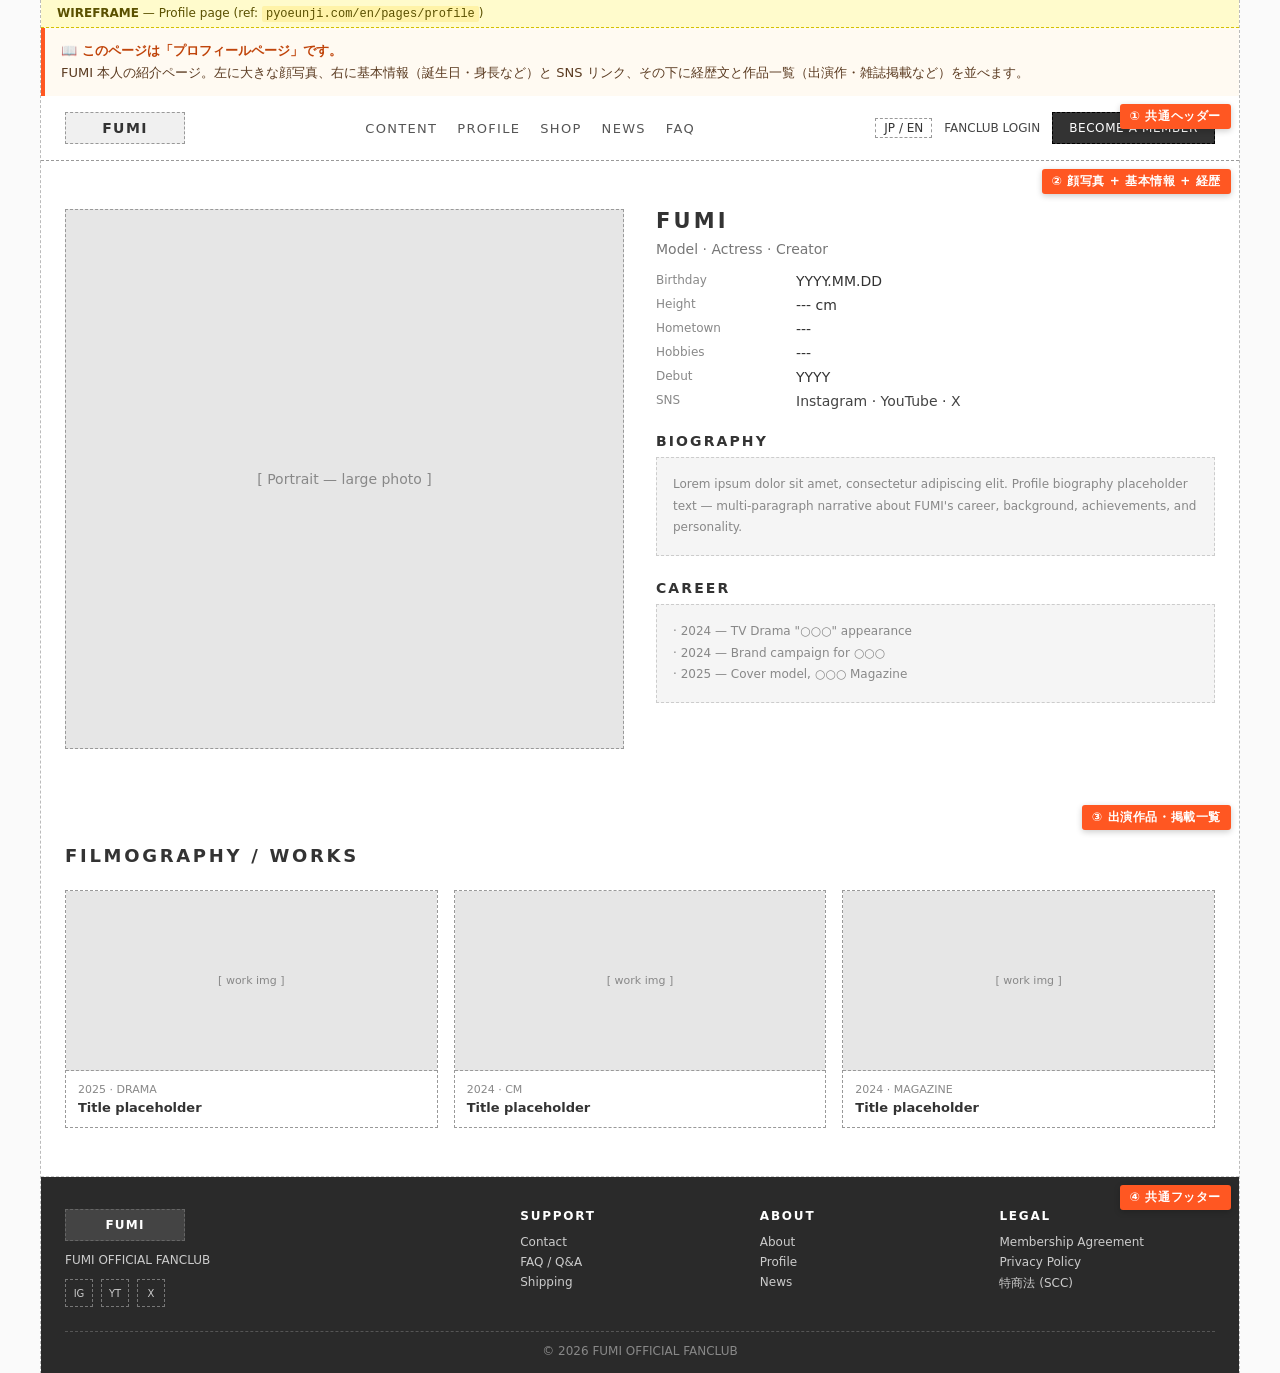
<file: wireframes/profile.html>
<!DOCTYPE html>
<html lang="ja">
<head>
<meta charset="UTF-8" />
<meta name="viewport" content="width=device-width, initial-scale=1" />
<title>Wireframe — Profile | FUMI OFFICIAL FANCLUB</title>
<link rel="stylesheet" href="assets/wireframe.css" />
</head>
<body>
<div class="wf-page">

  <div class="wf-banner">
    <strong>WIREFRAME</strong> — Profile page (ref: <code>pyoeunji.com/en/pages/profile</code>)
  </div>

  <div class="wf-explainer">
    <strong>📖 このページは「プロフィールページ」です。</strong><br>
    FUMI 本人の紹介ページ。左に大きな顔写真、右に基本情報（誕生日・身長など）と SNS リンク、その下に経歴文と作品一覧（出演作・雑誌掲載など）を並べます。
  </div>

  <!-- HEADER -->
  <header class="wf-header wf-annot" data-annot="① 共通ヘッダー">
    <div class="wf-logo">FUMI</div>
    <nav class="wf-nav">
      <a href="index.html">CONTENT</a>
      <a href="profile.html">PROFILE</a>
      <a href="shop.html">SHOP</a>
      <a href="#">NEWS</a>
      <a href="#">FAQ</a>
    </nav>
    <div class="wf-actions">
      <span class="wf-lang">JP / EN</span>
      <a href="#">FANCLUB LOGIN</a>
      <a href="#" class="wf-btn primary">BECOME A MEMBER</a>
    </div>
  </header>

  <!-- PROFILE -->
  <section class="wf-profile wf-annot" data-annot="② 顔写真 + 基本情報 + 経歴">
    <div class="wf-portrait">[ Portrait — large photo ]</div>
    <div>
      <h1 style="letter-spacing:0.15em; margin:0 0 8px;">FUMI</h1>
      <p style="color:#777; margin:0 0 16px;">Model · Actress · Creator</p>

      <dl>
        <dt>Birthday</dt><dd>YYYY.MM.DD</dd>
        <dt>Height</dt><dd>--- cm</dd>
        <dt>Hometown</dt><dd>---</dd>
        <dt>Hobbies</dt><dd>---</dd>
        <dt>Debut</dt><dd>YYYY</dd>
        <dt>SNS</dt><dd><a href="#">Instagram</a> · <a href="#">YouTube</a> · <a href="#">X</a></dd>
      </dl>

      <h2 style="font-size:14px; letter-spacing:0.15em; margin:24px 0 8px;">BIOGRAPHY</h2>
      <div class="wf-text-block">
        Lorem ipsum dolor sit amet, consectetur adipiscing elit. Profile biography placeholder text — multi-paragraph narrative about FUMI's career, background, achievements, and personality.
      </div>

      <h2 style="font-size:14px; letter-spacing:0.15em; margin:24px 0 8px;">CAREER</h2>
      <div class="wf-text-block">
        · 2024 — TV Drama "○○○" appearance<br />
        · 2024 — Brand campaign for ○○○<br />
        · 2025 — Cover model, ○○○ Magazine
      </div>
    </div>
  </section>

  <!-- FILMOGRAPHY -->
  <section class="wf-section wf-annot" data-annot="③ 出演作品・掲載一覧">
    <h2>FILMOGRAPHY / WORKS</h2>
    <div class="wf-grid cols-3">
      <article class="wf-card">
        <div class="wf-img">[ work img ]</div>
        <div class="wf-card-body">
          <div class="wf-meta">2025 · DRAMA</div>
          <strong>Title placeholder</strong>
        </div>
      </article>
      <article class="wf-card">
        <div class="wf-img">[ work img ]</div>
        <div class="wf-card-body">
          <div class="wf-meta">2024 · CM</div>
          <strong>Title placeholder</strong>
        </div>
      </article>
      <article class="wf-card">
        <div class="wf-img">[ work img ]</div>
        <div class="wf-card-body">
          <div class="wf-meta">2024 · MAGAZINE</div>
          <strong>Title placeholder</strong>
        </div>
      </article>
    </div>
  </section>

  <!-- FOOTER -->
  <footer class="wf-footer wf-annot" data-annot="④ 共通フッター">
    <div class="wf-foot-cols">
      <div>
        <div class="wf-logo" style="background:#444; color:#fff; border-color:#666;">FUMI</div>
        <p>FUMI OFFICIAL FANCLUB</p>
        <div class="wf-sns"><span>IG</span><span>YT</span><span>X</span></div>
      </div>
      <div>
        <h4>SUPPORT</h4>
        <ul><li><a href="#">Contact</a></li><li><a href="#">FAQ / Q&amp;A</a></li><li><a href="#">Shipping</a></li></ul>
      </div>
      <div>
        <h4>ABOUT</h4>
        <ul><li><a href="#">About</a></li><li><a href="profile.html">Profile</a></li><li><a href="#">News</a></li></ul>
      </div>
      <div>
        <h4>LEGAL</h4>
        <ul><li><a href="#">Membership Agreement</a></li><li><a href="#">Privacy Policy</a></li><li><a href="#">特商法 (SCC)</a></li></ul>
      </div>
    </div>
    <div class="wf-copyright">© 2026 FUMI OFFICIAL FANCLUB</div>
  </footer>

</div>
</body>
</html>
</file>
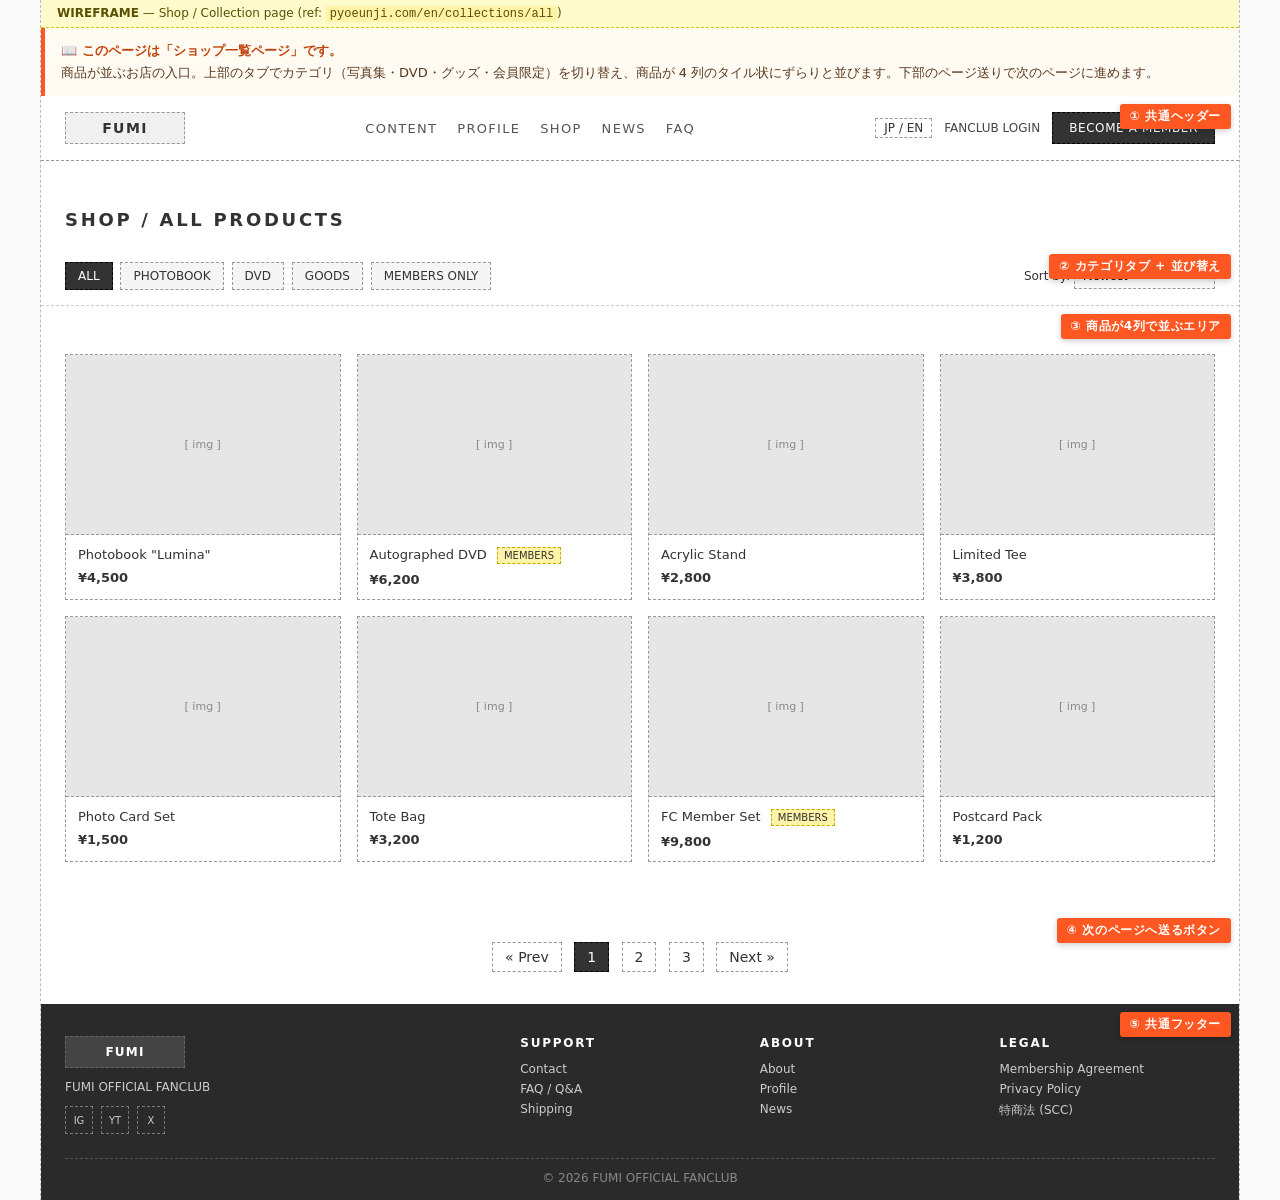
<file: wireframes/shop.html>
<!DOCTYPE html>
<html lang="ja">
<head>
<meta charset="UTF-8" />
<meta name="viewport" content="width=device-width, initial-scale=1" />
<title>Wireframe — Shop / Collection | FUMI OFFICIAL FANCLUB</title>
<link rel="stylesheet" href="assets/wireframe.css" />
</head>
<body>
<div class="wf-page">

  <div class="wf-banner">
    <strong>WIREFRAME</strong> — Shop / Collection page (ref: <code>pyoeunji.com/en/collections/all</code>)
  </div>

  <div class="wf-explainer">
    <strong>📖 このページは「ショップ一覧ページ」です。</strong><br>
    商品が並ぶお店の入口。上部のタブでカテゴリ（写真集・DVD・グッズ・会員限定）を切り替え、商品が 4 列のタイル状にずらりと並びます。下部のページ送りで次のページに進めます。
  </div>

  <!-- HEADER -->
  <header class="wf-header wf-annot" data-annot="① 共通ヘッダー">
    <div class="wf-logo">FUMI</div>
    <nav class="wf-nav">
      <a href="index.html">CONTENT</a>
      <a href="profile.html">PROFILE</a>
      <a href="shop.html">SHOP</a>
      <a href="#">NEWS</a>
      <a href="#">FAQ</a>
    </nav>
    <div class="wf-actions">
      <span class="wf-lang">JP / EN</span>
      <a href="#">FANCLUB LOGIN</a>
      <a href="#" class="wf-btn primary">BECOME A MEMBER</a>
    </div>
  </header>

  <!-- PAGE TITLE -->
  <section class="wf-section" style="padding-bottom:16px; border-bottom:none;">
    <h2 style="margin:0;">SHOP / ALL PRODUCTS</h2>
  </section>

  <!-- TOOLBAR: tabs + sort -->
  <div class="wf-shop-toolbar wf-annot" data-annot="② カテゴリタブ + 並び替え">
    <div class="wf-tabs">
      <span class="active">ALL</span>
      <span>PHOTOBOOK</span>
      <span>DVD</span>
      <span>GOODS</span>
      <span>MEMBERS ONLY</span>
    </div>
    <div>
      Sort by:
      <select style="padding:4px; border:1px dashed #999; background:#fafafa;">
        <option>Newest</option>
        <option>Price: Low → High</option>
        <option>Price: High → Low</option>
      </select>
    </div>
  </div>

  <!-- PRODUCT GRID -->
  <section class="wf-section wf-annot" data-annot="③ 商品が4列で並ぶエリア" style="border-bottom:none;">
    <div class="wf-grid cols-4">
      <article class="wf-card"><a href="product.html"><div class="wf-img">[ img ]</div></a><div class="wf-card-body">Photobook "Lumina"<div class="wf-price">¥4,500</div></div></article>
      <article class="wf-card"><a href="product.html"><div class="wf-img">[ img ]</div></a><div class="wf-card-body">Autographed DVD <span class="wf-badge">MEMBERS</span><div class="wf-price">¥6,200</div></div></article>
      <article class="wf-card"><a href="product.html"><div class="wf-img">[ img ]</div></a><div class="wf-card-body">Acrylic Stand<div class="wf-price">¥2,800</div></div></article>
      <article class="wf-card"><a href="product.html"><div class="wf-img">[ img ]</div></a><div class="wf-card-body">Limited Tee<div class="wf-price">¥3,800</div></div></article>
      <article class="wf-card"><a href="product.html"><div class="wf-img">[ img ]</div></a><div class="wf-card-body">Photo Card Set<div class="wf-price">¥1,500</div></div></article>
      <article class="wf-card"><a href="product.html"><div class="wf-img">[ img ]</div></a><div class="wf-card-body">Tote Bag<div class="wf-price">¥3,200</div></div></article>
      <article class="wf-card"><a href="product.html"><div class="wf-img">[ img ]</div></a><div class="wf-card-body">FC Member Set <span class="wf-badge">MEMBERS</span><div class="wf-price">¥9,800</div></div></article>
      <article class="wf-card"><a href="product.html"><div class="wf-img">[ img ]</div></a><div class="wf-card-body">Postcard Pack<div class="wf-price">¥1,200</div></div></article>
    </div>
  </section>

  <!-- PAGINATION -->
  <div class="wf-pagination wf-annot" data-annot="④ 次のページへ送るボタン">
    <span>« Prev</span>
    <span style="background:#333; color:#fff; border-color:#000;">1</span>
    <span>2</span>
    <span>3</span>
    <span>Next »</span>
  </div>

  <!-- FOOTER -->
  <footer class="wf-footer wf-annot" data-annot="⑤ 共通フッター">
    <div class="wf-foot-cols">
      <div>
        <div class="wf-logo" style="background:#444; color:#fff; border-color:#666;">FUMI</div>
        <p>FUMI OFFICIAL FANCLUB</p>
        <div class="wf-sns"><span>IG</span><span>YT</span><span>X</span></div>
      </div>
      <div>
        <h4>SUPPORT</h4>
        <ul><li><a href="#">Contact</a></li><li><a href="#">FAQ / Q&amp;A</a></li><li><a href="#">Shipping</a></li></ul>
      </div>
      <div>
        <h4>ABOUT</h4>
        <ul><li><a href="#">About</a></li><li><a href="profile.html">Profile</a></li><li><a href="#">News</a></li></ul>
      </div>
      <div>
        <h4>LEGAL</h4>
        <ul><li><a href="#">Membership Agreement</a></li><li><a href="#">Privacy Policy</a></li><li><a href="#">特商法 (SCC)</a></li></ul>
      </div>
    </div>
    <div class="wf-copyright">© 2026 FUMI OFFICIAL FANCLUB</div>
  </footer>

</div>
</body>
</html>
</file>
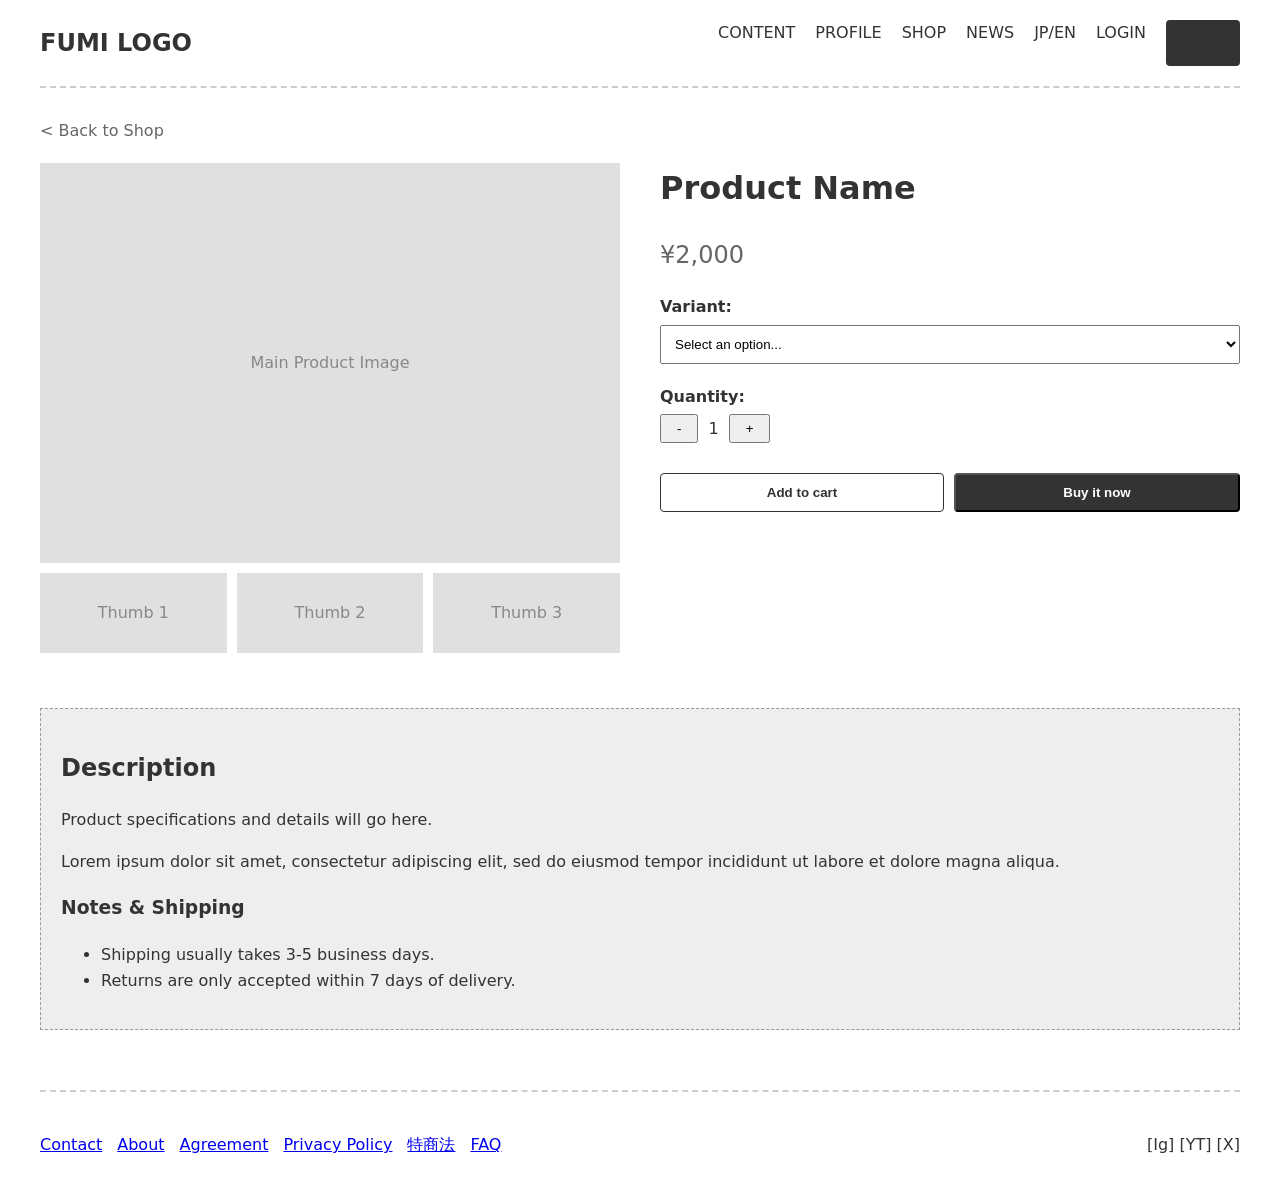
<file: fumi-site/wireframes/product.html>
<!DOCTYPE html>
<html lang="en">

<head>
    <meta charset="UTF-8">
    <title>FUMI OFFICIAL FANCLUB - Product Detail</title>
    <link rel="stylesheet" href="assets/wireframe.css">
</head>

<body>
    <div class="wf-container">
        <!-- GLOBAL HEADER -->
        <header class="wf-header">
            <div class="wf-logo">FUMI LOGO</div>
            <ul class="wf-nav">
                <li><a href="index.html">CONTENT</a></li>
                <li><a href="profile.html">PROFILE</a></li>
                <li><a href="shop.html">SHOP</a></li>
                <li><a href="#">NEWS</a></li>
                <li><a href="#">JP/EN</a></li>
                <li><a href="#">LOGIN</a></li>
                <li><a href="#" class="wf-btn">JOIN</a></li>
            </ul>
        </header>

        <div style="margin-bottom: 20px;">
            <a href="shop.html" style="text-decoration: none; color: #666;">&lt; Back to Shop</a>
        </div>

        <!-- PRODUCT DETAIL MAIN -->
        <div style="display: flex; gap: 40px; margin-bottom: 40px;">
            <!-- Left: Images -->
            <div style="flex: 1;">
                <div class="wf-img-placeholder" style="height: 400px; margin-bottom: 10px;">
                    Main Product Image
                </div>
                <div style="display: flex; gap: 10px;">
                    <div class="wf-img-placeholder" style="height: 80px; flex: 1;">Thumb 1</div>
                    <div class="wf-img-placeholder" style="height: 80px; flex: 1;">Thumb 2</div>
                    <div class="wf-img-placeholder" style="height: 80px; flex: 1;">Thumb 3</div>
                </div>
            </div>

            <!-- Right: Info & Actions -->
            <div style="flex: 1;">
                <h1 style="margin-top: 0;">Product Name</h1>
                <h2 style="color: #666; font-weight: normal;">¥2,000</h2>

                <div style="margin: 20px 0;">
                    <p style="margin-bottom: 5px;"><strong>Variant:</strong></p>
                    <select style="width: 100%; padding: 10px;">
                        <option>Select an option...</option>
                        <option>Type A</option>
                        <option>Type B</option>
                    </select>
                </div>

                <div style="margin: 20px 0;">
                    <p style="margin-bottom: 5px;"><strong>Quantity:</strong></p>
                    <div style="display: flex; align-items: center; gap: 10px;">
                        <button style="padding: 5px 15px;">-</button>
                        <span>1</span>
                        <button style="padding: 5px 15px;">+</button>
                    </div>
                </div>

                <div style="display: flex; gap: 10px; margin-top: 30px;">
                    <button class="wf-btn" style="flex: 1; background: #fff; color: #333; border: 1px solid #333;">Add
                        to cart</button>
                    <button class="wf-btn" style="flex: 1;">Buy it now</button>
                </div>
            </div>
        </div>

        <!-- PRODUCT DESCRIPTION -->
        <div class="wf-block" style="text-align: left;">
            <h2>Description</h2>
            <p>Product specifications and details will go here.</p>
            <p>Lorem ipsum dolor sit amet, consectetur adipiscing elit, sed do eiusmod tempor incididunt ut labore et
                dolore magna aliqua.</p>

            <h3>Notes & Shipping</h3>
            <ul>
                <li>Shipping usually takes 3-5 business days.</li>
                <li>Returns are only accepted within 7 days of delivery.</li>
            </ul>
        </div>

        <!-- GLOBAL FOOTER -->
        <footer class="wf-footer">
            <div class="wf-footer-links">
                <a href="#">Contact</a>
                <a href="#">About</a>
                <a href="#">Agreement</a>
                <a href="#">Privacy Policy</a>
                <a href="#">特商法</a>
                <a href="#">FAQ</a>
            </div>
            <div class="wf-social">
                [Ig] [YT] [X]
            </div>
        </footer>
    </div>
</body>

</html>
</file>
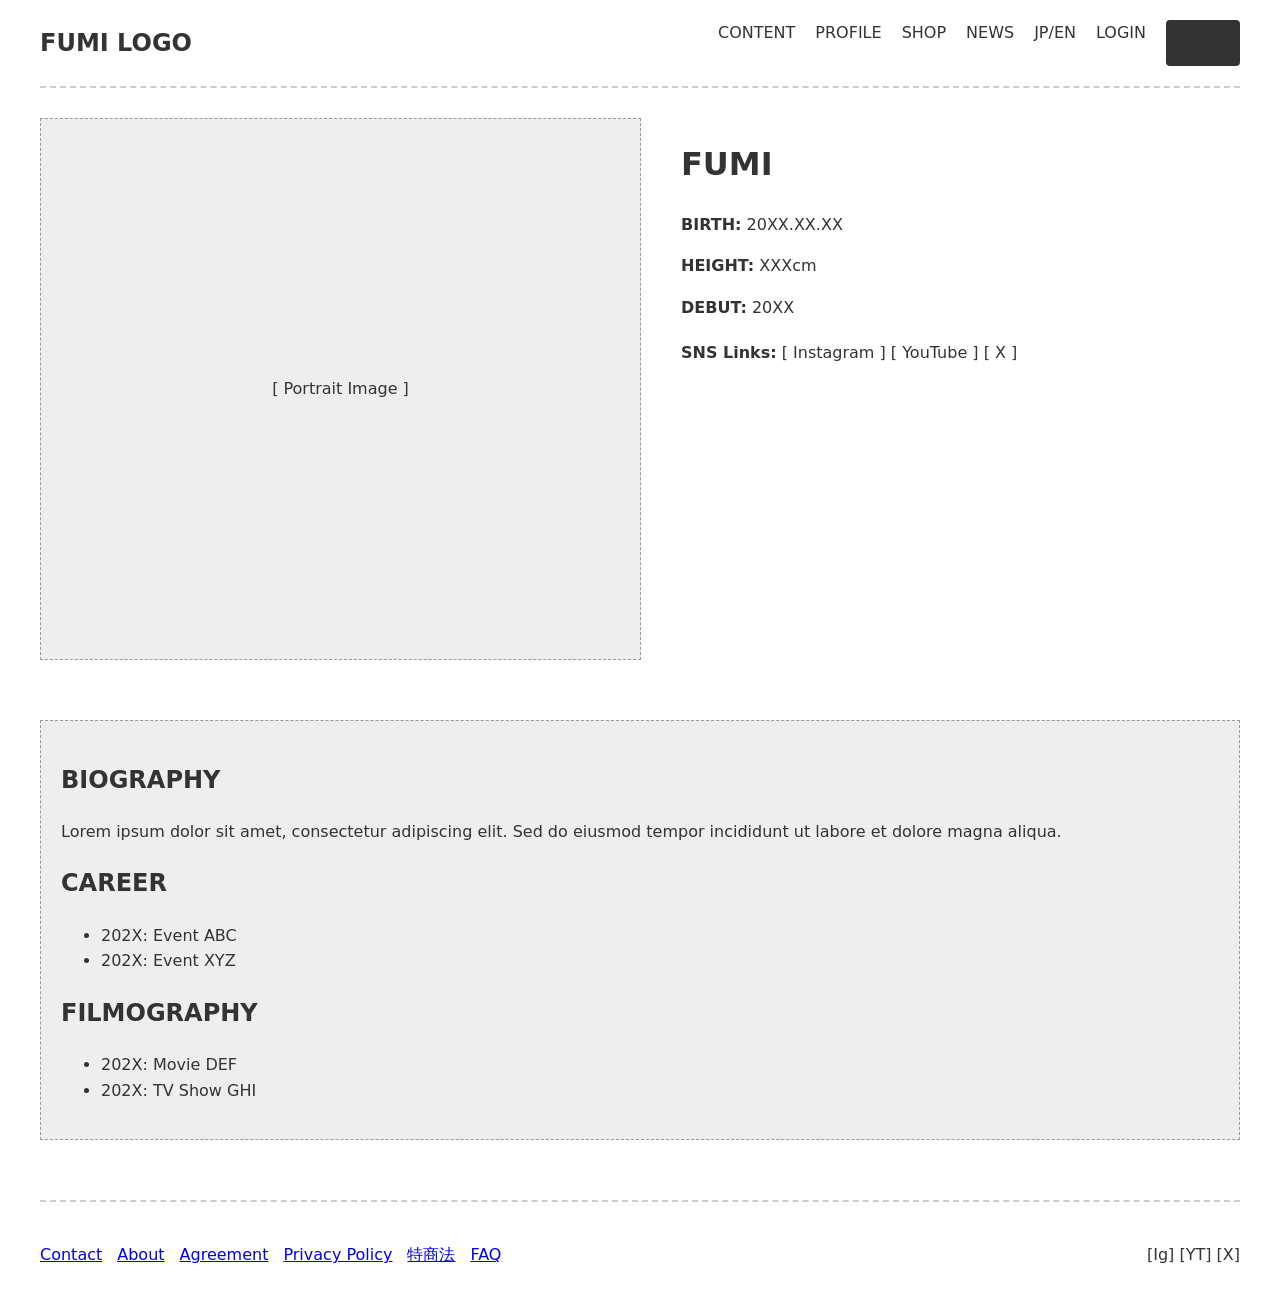
<file: fumi-site/wireframes/profile.html>
<!DOCTYPE html>
<html lang="en">

<head>
    <meta charset="UTF-8">
    <title>FUMI OFFICIAL FANCLUB - Profile</title>
    <link rel="stylesheet" href="assets/wireframe.css">
</head>

<body>
    <div class="wf-container">
        <!-- GLOBAL HEADER -->
        <header class="wf-header">
            <div class="wf-logo">FUMI LOGO</div>
            <ul class="wf-nav">
                <li><a href="index.html">CONTENT</a></li>
                <li><a href="profile.html">PROFILE</a></li>
                <li><a href="shop.html">SHOP</a></li>
                <li><a href="#">NEWS</a></li>
                <li><a href="#">JP/EN</a></li>
                <li><a href="#">LOGIN</a></li>
                <li><a href="#" class="wf-btn">JOIN</a></li>
            </ul>
        </header>

        <!-- PROFILE CONTENT -->
        <div style="display: flex; gap: 40px; margin-bottom: 40px;">
            <div class="wf-block"
                style="flex: 1; height: 500px; display: flex; align-items: center; justify-content: center;">
                [ Portrait Image ]
            </div>
            <div style="flex: 1;">
                <h1>FUMI</h1>
                <p><strong>BIRTH:</strong> 20XX.XX.XX</p>
                <p><strong>HEIGHT:</strong> XXXcm</p>
                <p><strong>DEBUT:</strong> 20XX</p>
                <div style="margin-top: 20px;">
                    <strong>SNS Links:</strong> [ Instagram ] [ YouTube ] [ X ]
                </div>
            </div>
        </div>

        <div class="wf-block" style="text-align: left;">
            <h2>BIOGRAPHY</h2>
            <p>Lorem ipsum dolor sit amet, consectetur adipiscing elit. Sed do eiusmod tempor incididunt ut labore et
                dolore magna aliqua.</p>

            <h2>CAREER</h2>
            <ul>
                <li>202X: Event ABC</li>
                <li>202X: Event XYZ</li>
            </ul>

            <h2>FILMOGRAPHY</h2>
            <ul>
                <li>202X: Movie DEF</li>
                <li>202X: TV Show GHI</li>
            </ul>
        </div>

        <!-- GLOBAL FOOTER -->
        <footer class="wf-footer">
            <div class="wf-footer-links">
                <a href="#">Contact</a>
                <a href="#">About</a>
                <a href="#">Agreement</a>
                <a href="#">Privacy Policy</a>
                <a href="#">特商法</a>
                <a href="#">FAQ</a>
            </div>
            <div class="wf-social">
                [Ig] [YT] [X]
            </div>
        </footer>
    </div>
</body>

</html>
</file>
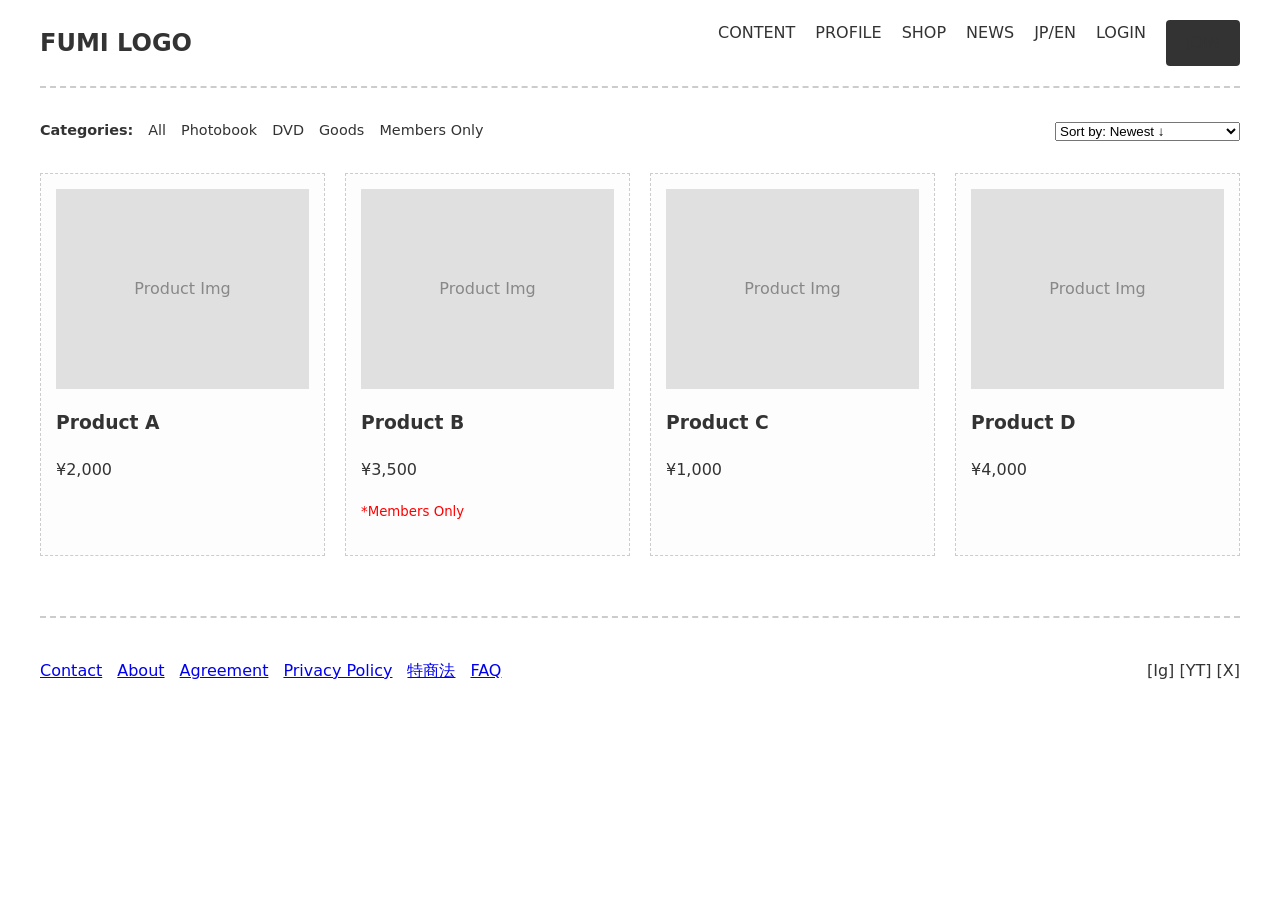
<file: fumi-site/wireframes/shop.html>
<!DOCTYPE html>
<html lang="en">

<head>
    <meta charset="UTF-8">
    <title>FUMI OFFICIAL FANCLUB - Shop</title>
    <link rel="stylesheet" href="assets/wireframe.css">
</head>

<body>
    <div class="wf-container">
        <!-- GLOBAL HEADER -->
        <header class="wf-header">
            <div class="wf-logo">FUMI LOGO</div>
            <ul class="wf-nav">
                <li><a href="index.html">CONTENT</a></li>
                <li><a href="profile.html">PROFILE</a></li>
                <li><a href="shop.html">SHOP</a></li>
                <li><a href="#">NEWS</a></li>
                <li><a href="#">JP/EN</a></li>
                <li><a href="#">LOGIN</a></li>
                <li><a href="#" class="wf-btn">JOIN</a></li>
            </ul>
        </header>

        <!-- SHOP/COLLECTION HEADER -->
        <div class="wf-section-title" style="border-top: none; padding-top: 0; margin-top: 20px;">
            <ul class="wf-nav" style="gap: 15px; font-size: 0.9em;">
                <li><strong>Categories:</strong></li>
                <li><a href="#">All</a></li>
                <li><a href="#">Photobook</a></li>
                <li><a href="#">DVD</a></li>
                <li><a href="#">Goods</a></li>
                <li><a href="#">Members Only</a></li>
            </ul>
            <div>
                <select>
                    <option>Sort by: Newest ↓</option>
                    <option>Sort by: Price (Low to High)</option>
                    <option>Sort by: Price (High to Low)</option>
                </select>
            </div>
        </div>

        <!-- PRODUCTS GRID -->
        <div class="wf-grid" style="margin-top: 30px;">
            <div class="wf-card">
                <a href="product.html" style="text-decoration: none; color: inherit;">
                    <div class="wf-img-placeholder">Product Img</div>
                    <h3>Product A</h3>
                    <p>¥2,000</p>
                </a>
            </div>
            <div class="wf-card">
                <a href="product.html" style="text-decoration: none; color: inherit;">
                    <div class="wf-img-placeholder">Product Img</div>
                    <h3>Product B</h3>
                    <p>¥3,500</p>
                    <p><small style="color: red;">*Members Only</small></p>
                </a>
            </div>
            <div class="wf-card">
                <a href="product.html" style="text-decoration: none; color: inherit;">
                    <div class="wf-img-placeholder">Product Img</div>
                    <h3>Product C</h3>
                    <p>¥1,000</p>
                </a>
            </div>
            <div class="wf-card">
                <a href="product.html" style="text-decoration: none; color: inherit;">
                    <div class="wf-img-placeholder">Product Img</div>
                    <h3>Product D</h3>
                    <p>¥4,000</p>
                </a>
            </div>
        </div>

        <!-- GLOBAL FOOTER -->
        <footer class="wf-footer">
            <div class="wf-footer-links">
                <a href="#">Contact</a>
                <a href="#">About</a>
                <a href="#">Agreement</a>
                <a href="#">Privacy Policy</a>
                <a href="#">特商法</a>
                <a href="#">FAQ</a>
            </div>
            <div class="wf-social">
                [Ig] [YT] [X]
            </div>
        </footer>
    </div>
</body>

</html>
</file>
<file: assets/wireframe.css>
/* Low-fidelity wireframe styles */
body {
    font-family: system-ui, -apple-system, BlinkMacSystemFont, "Segoe UI", Roboto, sans-serif;
    margin: 0;
    padding: 0;
    background: #fff;
    color: #333;
    line-height: 1.6;
}

.wf-container {
    max-width: 1200px;
    margin: 0 auto;
    padding: 0 20px;
}

.wf-block {
    background: #eee;
    border: 1px dashed #999;
    padding: 20px;
    margin-bottom: 20px;
    text-align: center;
}

.wf-header {
    display: flex;
    justify-content: space-between;
    align-items: center;
    border-bottom: 2px dashed #ccc;
    padding: 20px 0;
    margin-bottom: 30px;
}

.wf-logo {
    font-weight: bold;
    font-size: 1.5em;
}

.wf-nav {
    display: flex;
    gap: 20px;
    list-style: none;
    padding: 0;
    margin: 0;
}

.wf-nav a {
    text-decoration: none;
    color: #333;
    font-weight: 500;
}

.wf-nav a:hover {
    text-decoration: underline;
}

.wf-hero {
    height: 400px;
    display: flex;
    flex-direction: column;
    justify-content: center;
    align-items: center;
}

.wf-hero h1 {
    margin: 0 0 10px 0;
}

.wf-btn {
    display: inline-block;
    padding: 10px 20px;
    background: #333;
    color: #fff;
    text-decoration: none;
    border-radius: 4px;
    font-weight: bold;
}

.wf-grid {
    display: grid;
    grid-template-columns: repeat(auto-fit, minmax(280px, 1fr));
    gap: 20px;
}

.wf-card {
    background: #fdfdfd;
    border: 1px dashed #ccc;
    padding: 15px;
    text-align: left;
}

.wf-img-placeholder {
    background: #e0e0e0;
    height: 200px;
    margin-bottom: 15px;
    display: flex;
    align-items: center;
    justify-content: center;
    color: #888;
}

.wf-section-title {
    display: flex;
    justify-content: space-between;
    align-items: center;
    border-top: 1px dashed #ccc;
    padding-top: 20px;
    margin-top: 40px;
}

.wf-footer {
    border-top: 2px dashed #ccc;
    padding: 40px 0;
    margin-top: 60px;
    display: flex;
    flex-wrap: wrap;
    gap: 20px;
    justify-content: space-between;
}

.wf-footer-links {
    display: flex;
    gap: 15px;
}
</file>
<file: wireframes/assets/wireframe.css>
/* Low-fidelity wireframe styling — no real visual design, just structure */

/* ── 日本語解説オーバーレイ ── */
.wf-annot {
  position: relative;
}
.wf-annot::before {
  content: attr(data-annot);
  position: absolute;
  top: 8px;
  right: 8px;
  background: #ff5722;
  color: #fff;
  padding: 4px 10px;
  font-size: 12px;
  font-weight: 600;
  border-radius: 3px;
  z-index: 10;
  box-shadow: 0 2px 6px rgba(0,0,0,0.2);
  letter-spacing: 0.05em;
}
.wf-annot-num {
  display: inline-block;
  width: 24px;
  height: 24px;
  background: #ff5722;
  color: #fff;
  border-radius: 50%;
  text-align: center;
  line-height: 24px;
  font-size: 12px;
  font-weight: 700;
  margin-right: 6px;
}
.wf-explainer {
  background: #fffaf2;
  border-left: 4px solid #ff5722;
  padding: 12px 16px;
  margin: 0;
  font-size: 13px;
  color: #5a3a20;
  line-height: 1.7;
}
.wf-explainer strong { color: #c0440a; }

/* ── 印刷用 (PDF出力対応) ── */
@media print {
  .wf-banner, .wf-actions { display: none; }
  .wf-page { border: none; box-shadow: none; }
  body { background: #fff; }
  .wf-section, .wf-hero, .wf-product, .wf-profile { page-break-inside: avoid; }
  .wf-annot::before { box-shadow: none; }
}


* { box-sizing: border-box; }

html, body {
  margin: 0;
  padding: 0;
  font-family: system-ui, -apple-system, "Segoe UI", "Helvetica Neue", "Hiragino Sans", "Yu Gothic", sans-serif;
  font-size: 14px;
  color: #333;
  background: #fafafa;
}

a { color: #444; text-decoration: none; }
a:hover { text-decoration: underline; }

.wf-page {
  max-width: 1200px;
  margin: 0 auto;
  background: #fff;
  border-left: 1px dashed #bbb;
  border-right: 1px dashed #bbb;
  min-height: 100vh;
}

/* ── annotation banner ── */
.wf-banner {
  background: #fffbcc;
  border-bottom: 1px dashed #d4c200;
  padding: 6px 16px;
  font-size: 12px;
  color: #5a5000;
}
.wf-banner code { background: #fff3a8; padding: 1px 4px; border-radius: 2px; }

/* ── header ── */
.wf-header {
  display: flex;
  align-items: center;
  justify-content: space-between;
  padding: 16px 24px;
  border-bottom: 1px dashed #999;
}
.wf-logo {
  width: 120px;
  height: 32px;
  border: 1px dashed #999;
  display: flex;
  align-items: center;
  justify-content: center;
  font-weight: 600;
  letter-spacing: 0.1em;
  background: #f0f0f0;
}
.wf-nav {
  display: flex;
  gap: 20px;
  font-size: 13px;
  letter-spacing: 0.1em;
}
.wf-nav a { color: #555; }
.wf-actions {
  display: flex;
  gap: 12px;
  align-items: center;
  font-size: 12px;
}
.wf-lang {
  border: 1px dashed #999;
  padding: 2px 8px;
}
.wf-btn {
  display: inline-block;
  border: 1px dashed #555;
  background: #f5f5f5;
  padding: 8px 16px;
  font-size: 12px;
  letter-spacing: 0.05em;
  cursor: pointer;
}
.wf-btn.primary {
  background: #333;
  color: #fff;
  border: 1px dashed #000;
}

/* ── hero ── */
.wf-hero {
  position: relative;
  height: 480px;
  background: repeating-linear-gradient(
    45deg, #e6e6e6, #e6e6e6 20px, #efefef 20px, #efefef 40px
  );
  border-bottom: 1px dashed #999;
  display: flex;
  align-items: center;
  justify-content: center;
  text-align: center;
}
.wf-hero-text h1 {
  font-size: 36px;
  letter-spacing: 0.2em;
  margin: 0 0 16px;
  color: #444;
}
.wf-hero-text p {
  margin: 0 0 24px;
  color: #666;
}
.wf-hero .wf-img-label {
  position: absolute;
  top: 8px;
  left: 8px;
  font-size: 11px;
  color: #888;
}

/* ── sections ── */
.wf-section {
  padding: 48px 24px;
  border-bottom: 1px dashed #ccc;
}
.wf-section h2 {
  font-size: 18px;
  letter-spacing: 0.15em;
  margin: 0 0 24px;
  display: flex;
  justify-content: space-between;
  align-items: center;
}
.wf-section h2 a {
  font-size: 12px;
  font-weight: normal;
  color: #777;
}

/* ── grids ── */
.wf-grid {
  display: grid;
  gap: 16px;
}
.wf-grid.cols-3 { grid-template-columns: repeat(3, 1fr); }
.wf-grid.cols-4 { grid-template-columns: repeat(4, 1fr); }

.wf-card {
  border: 1px dashed #999;
  background: #fff;
  display: flex;
  flex-direction: column;
}
.wf-card .wf-img {
  height: 180px;
  background: #e6e6e6;
  border-bottom: 1px dashed #999;
  display: flex;
  align-items: center;
  justify-content: center;
  font-size: 11px;
  color: #888;
}
.wf-card .wf-card-body {
  padding: 12px;
  font-size: 13px;
}
.wf-card .wf-meta {
  font-size: 11px;
  color: #888;
  margin-bottom: 4px;
}
.wf-card .wf-price {
  margin-top: 8px;
  font-weight: 600;
}
.wf-badge {
  display: inline-block;
  font-size: 10px;
  padding: 2px 6px;
  background: #fff3a8;
  border: 1px dashed #c8a900;
  margin-left: 6px;
}

/* ── membership banner ── */
.wf-membership {
  text-align: center;
  background: #f0f0f0;
  padding: 64px 24px;
  border-top: 1px dashed #999;
  border-bottom: 1px dashed #999;
}
.wf-membership h2 {
  letter-spacing: 0.2em;
  margin: 0 0 8px;
}
.wf-membership .wf-price-row {
  display: flex;
  justify-content: center;
  gap: 32px;
  margin: 16px 0 24px;
  font-size: 14px;
}

/* ── footer ── */
.wf-footer {
  padding: 32px 24px 16px;
  background: #2a2a2a;
  color: #ccc;
  font-size: 12px;
}
.wf-footer .wf-foot-cols {
  display: grid;
  grid-template-columns: 2fr 1fr 1fr 1fr;
  gap: 24px;
  margin-bottom: 24px;
}
.wf-footer h4 {
  font-size: 12px;
  letter-spacing: 0.15em;
  color: #fff;
  margin: 0 0 12px;
}
.wf-footer ul {
  list-style: none;
  padding: 0;
  margin: 0;
}
.wf-footer li { margin-bottom: 6px; }
.wf-footer a { color: #ccc; }
.wf-footer .wf-sns {
  display: flex;
  gap: 8px;
  margin-top: 12px;
}
.wf-footer .wf-sns span {
  width: 28px;
  height: 28px;
  border: 1px dashed #777;
  display: inline-flex;
  align-items: center;
  justify-content: center;
  font-size: 10px;
}
.wf-footer .wf-copyright {
  border-top: 1px dashed #555;
  padding-top: 12px;
  text-align: center;
  color: #888;
}

/* ── profile page ── */
.wf-profile {
  display: grid;
  grid-template-columns: 1fr 1fr;
  gap: 32px;
  padding: 48px 24px;
}
.wf-profile .wf-portrait {
  height: 540px;
  background: #e6e6e6;
  border: 1px dashed #999;
  display: flex;
  align-items: center;
  justify-content: center;
  color: #888;
}
.wf-profile dl {
  display: grid;
  grid-template-columns: 100px 1fr;
  row-gap: 8px;
  margin: 16px 0 24px;
}
.wf-profile dt { color: #888; font-size: 12px; }

/* ── shop / collection ── */
.wf-shop-toolbar {
  display: flex;
  justify-content: space-between;
  align-items: center;
  padding: 16px 24px;
  border-bottom: 1px dashed #ccc;
  font-size: 12px;
}
.wf-shop-toolbar .wf-tabs span {
  padding: 6px 12px;
  border: 1px dashed #999;
  margin-right: 4px;
  background: #f5f5f5;
}
.wf-shop-toolbar .wf-tabs span.active {
  background: #333;
  color: #fff;
  border-color: #000;
}
.wf-pagination {
  text-align: center;
  padding: 32px 0;
}
.wf-pagination span {
  display: inline-block;
  padding: 6px 12px;
  border: 1px dashed #999;
  margin: 0 4px;
}

/* ── product detail ── */
.wf-product {
  display: grid;
  grid-template-columns: 1fr 1fr;
  gap: 32px;
  padding: 48px 24px;
  border-bottom: 1px dashed #ccc;
}
.wf-product .wf-gallery .wf-img {
  height: 480px;
  background: #e6e6e6;
  border: 1px dashed #999;
  display: flex;
  align-items: center;
  justify-content: center;
  color: #888;
  margin-bottom: 8px;
}
.wf-product .wf-thumbs {
  display: grid;
  grid-template-columns: repeat(4, 1fr);
  gap: 8px;
}
.wf-product .wf-thumbs .wf-img {
  height: 80px;
}
.wf-product .wf-info h1 {
  font-size: 24px;
  margin: 0 0 8px;
}
.wf-product .wf-info .wf-price-large {
  font-size: 22px;
  font-weight: 600;
  margin: 8px 0 24px;
}
.wf-product .wf-info label {
  display: block;
  font-size: 12px;
  color: #666;
  margin: 16px 0 4px;
}
.wf-product .wf-info select,
.wf-product .wf-info input {
  width: 100%;
  padding: 8px;
  border: 1px dashed #999;
  background: #fafafa;
}
.wf-product .wf-info .wf-cta-row {
  display: grid;
  grid-template-columns: 1fr 1fr;
  gap: 8px;
  margin-top: 24px;
}
.wf-tabs-section {
  padding: 32px 24px;
  border-bottom: 1px dashed #ccc;
}
.wf-tabs-section .wf-tab-headers {
  display: flex;
  border-bottom: 1px dashed #999;
  margin-bottom: 16px;
}
.wf-tabs-section .wf-tab-headers span {
  padding: 8px 16px;
  border: 1px dashed #999;
  border-bottom: none;
  background: #f5f5f5;
  margin-right: 4px;
  font-size: 12px;
}
.wf-tabs-section .wf-tab-headers span.active {
  background: #fff;
}
.wf-text-block {
  background: #f5f5f5;
  border: 1px dashed #ccc;
  padding: 16px;
  font-size: 12px;
  color: #888;
  line-height: 1.8;
}
</file>
<file: fumi-site/wireframes/assets/wireframe.css>
/* Low-fidelity wireframe styles */
body {
    font-family: system-ui, -apple-system, BlinkMacSystemFont, "Segoe UI", Roboto, sans-serif;
    margin: 0;
    padding: 0;
    background: #fff;
    color: #333;
    line-height: 1.6;
}

.wf-container {
    max-width: 1200px;
    margin: 0 auto;
    padding: 0 20px;
}

.wf-block {
    background: #eee;
    border: 1px dashed #999;
    padding: 20px;
    margin-bottom: 20px;
    text-align: center;
}

.wf-header {
    display: flex;
    justify-content: space-between;
    align-items: center;
    border-bottom: 2px dashed #ccc;
    padding: 20px 0;
    margin-bottom: 30px;
}

.wf-logo {
    font-weight: bold;
    font-size: 1.5em;
}

.wf-nav {
    display: flex;
    gap: 20px;
    list-style: none;
    padding: 0;
    margin: 0;
}

.wf-nav a {
    text-decoration: none;
    color: #333;
    font-weight: 500;
}

.wf-nav a:hover {
    text-decoration: underline;
}

.wf-hero {
    height: 400px;
    display: flex;
    flex-direction: column;
    justify-content: center;
    align-items: center;
}

.wf-hero h1 {
    margin: 0 0 10px 0;
}

.wf-btn {
    display: inline-block;
    padding: 10px 20px;
    background: #333;
    color: #fff;
    text-decoration: none;
    border-radius: 4px;
    font-weight: bold;
}

.wf-grid {
    display: grid;
    grid-template-columns: repeat(auto-fit, minmax(280px, 1fr));
    gap: 20px;
}

.wf-card {
    background: #fdfdfd;
    border: 1px dashed #ccc;
    padding: 15px;
    text-align: left;
}

.wf-img-placeholder {
    background: #e0e0e0;
    height: 200px;
    margin-bottom: 15px;
    display: flex;
    align-items: center;
    justify-content: center;
    color: #888;
}

.wf-section-title {
    display: flex;
    justify-content: space-between;
    align-items: center;
    border-top: 1px dashed #ccc;
    padding-top: 20px;
    margin-top: 40px;
}

.wf-footer {
    border-top: 2px dashed #ccc;
    padding: 40px 0;
    margin-top: 60px;
    display: flex;
    flex-wrap: wrap;
    gap: 20px;
    justify-content: space-between;
}

.wf-footer-links {
    display: flex;
    gap: 15px;
}
</file>
